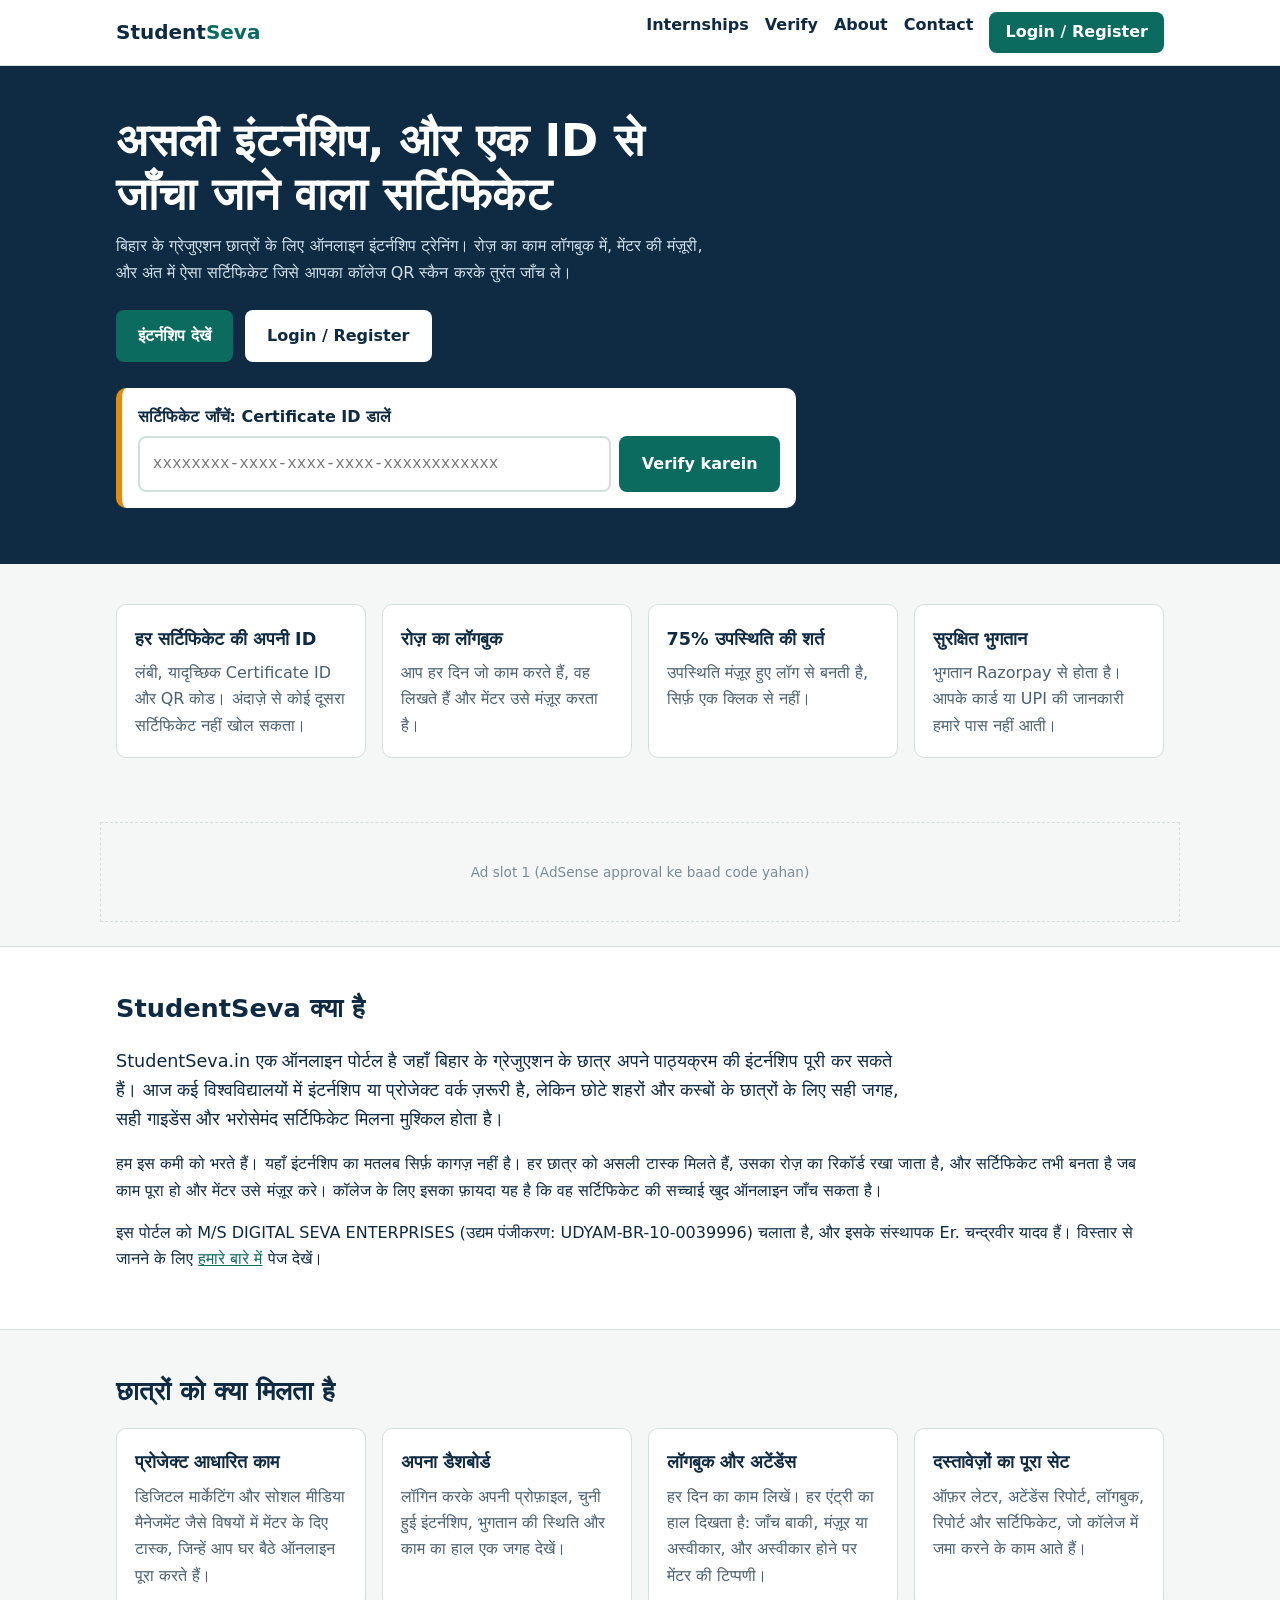
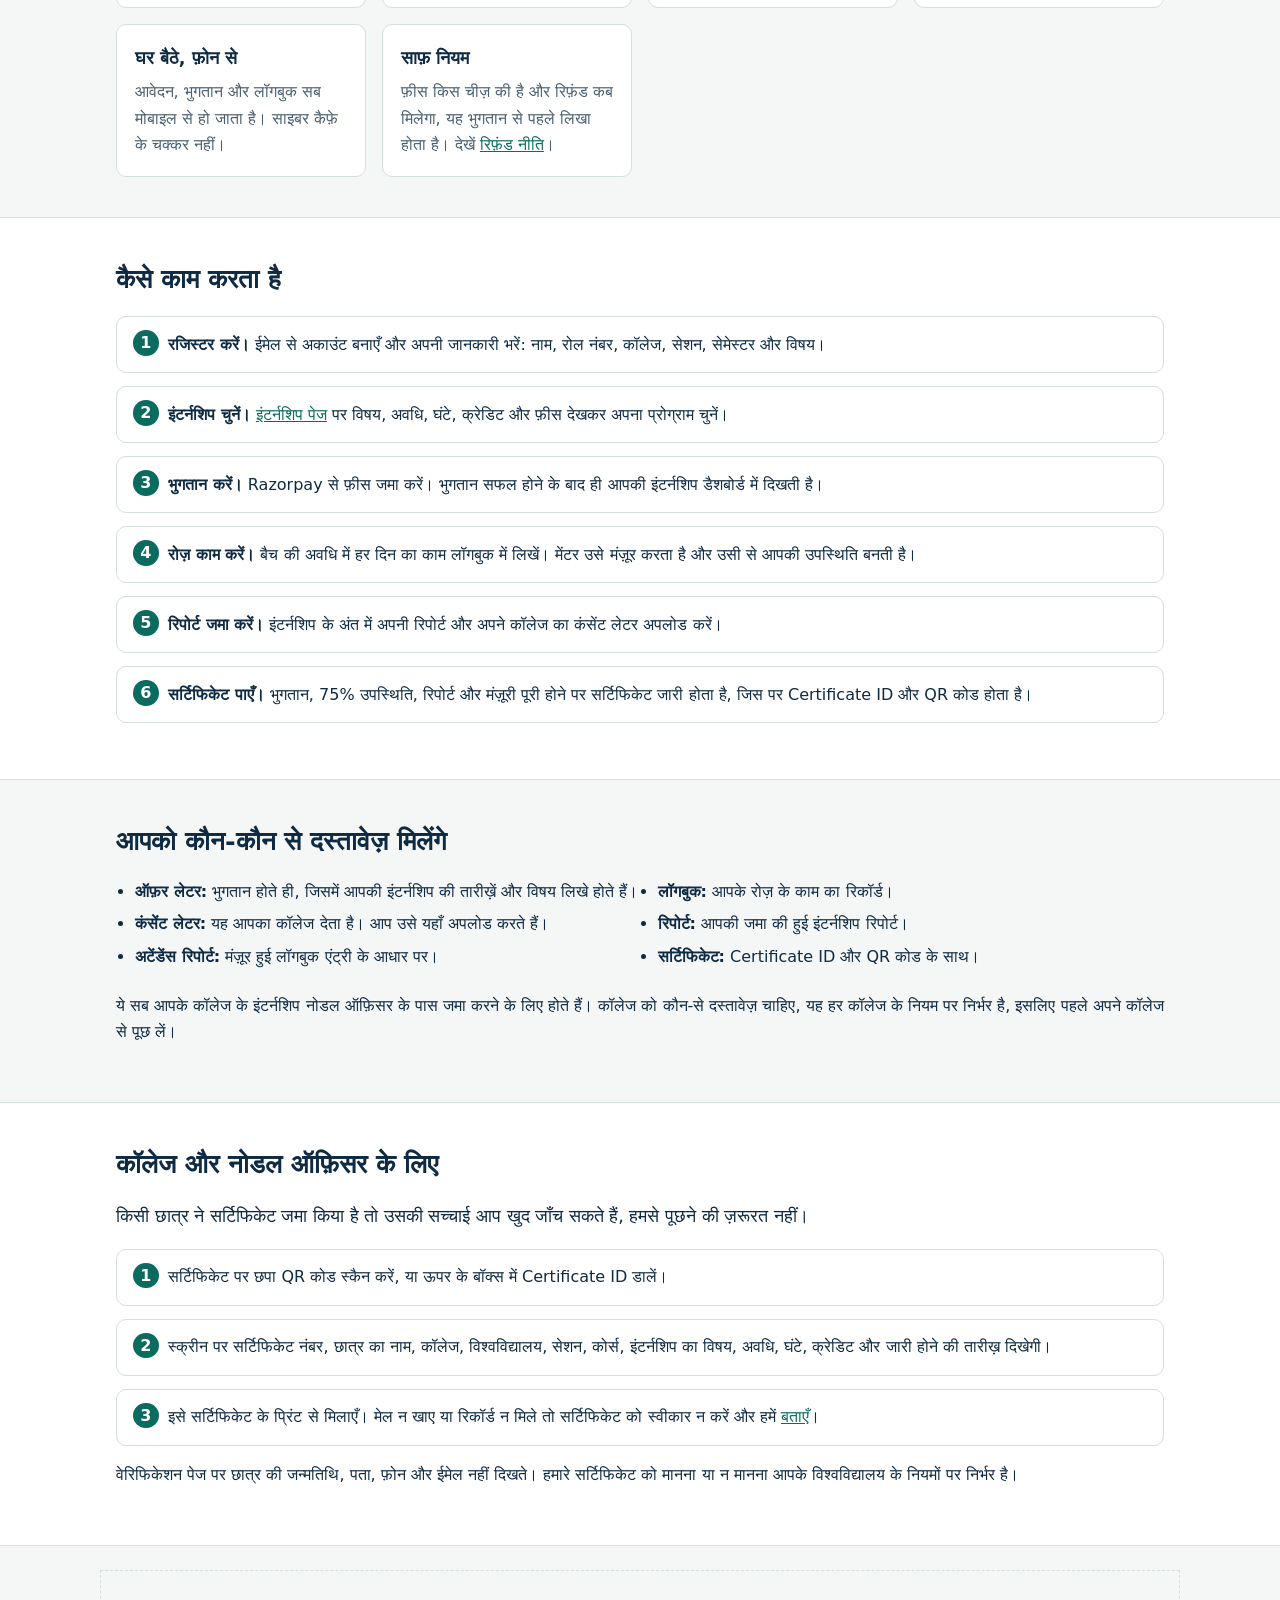
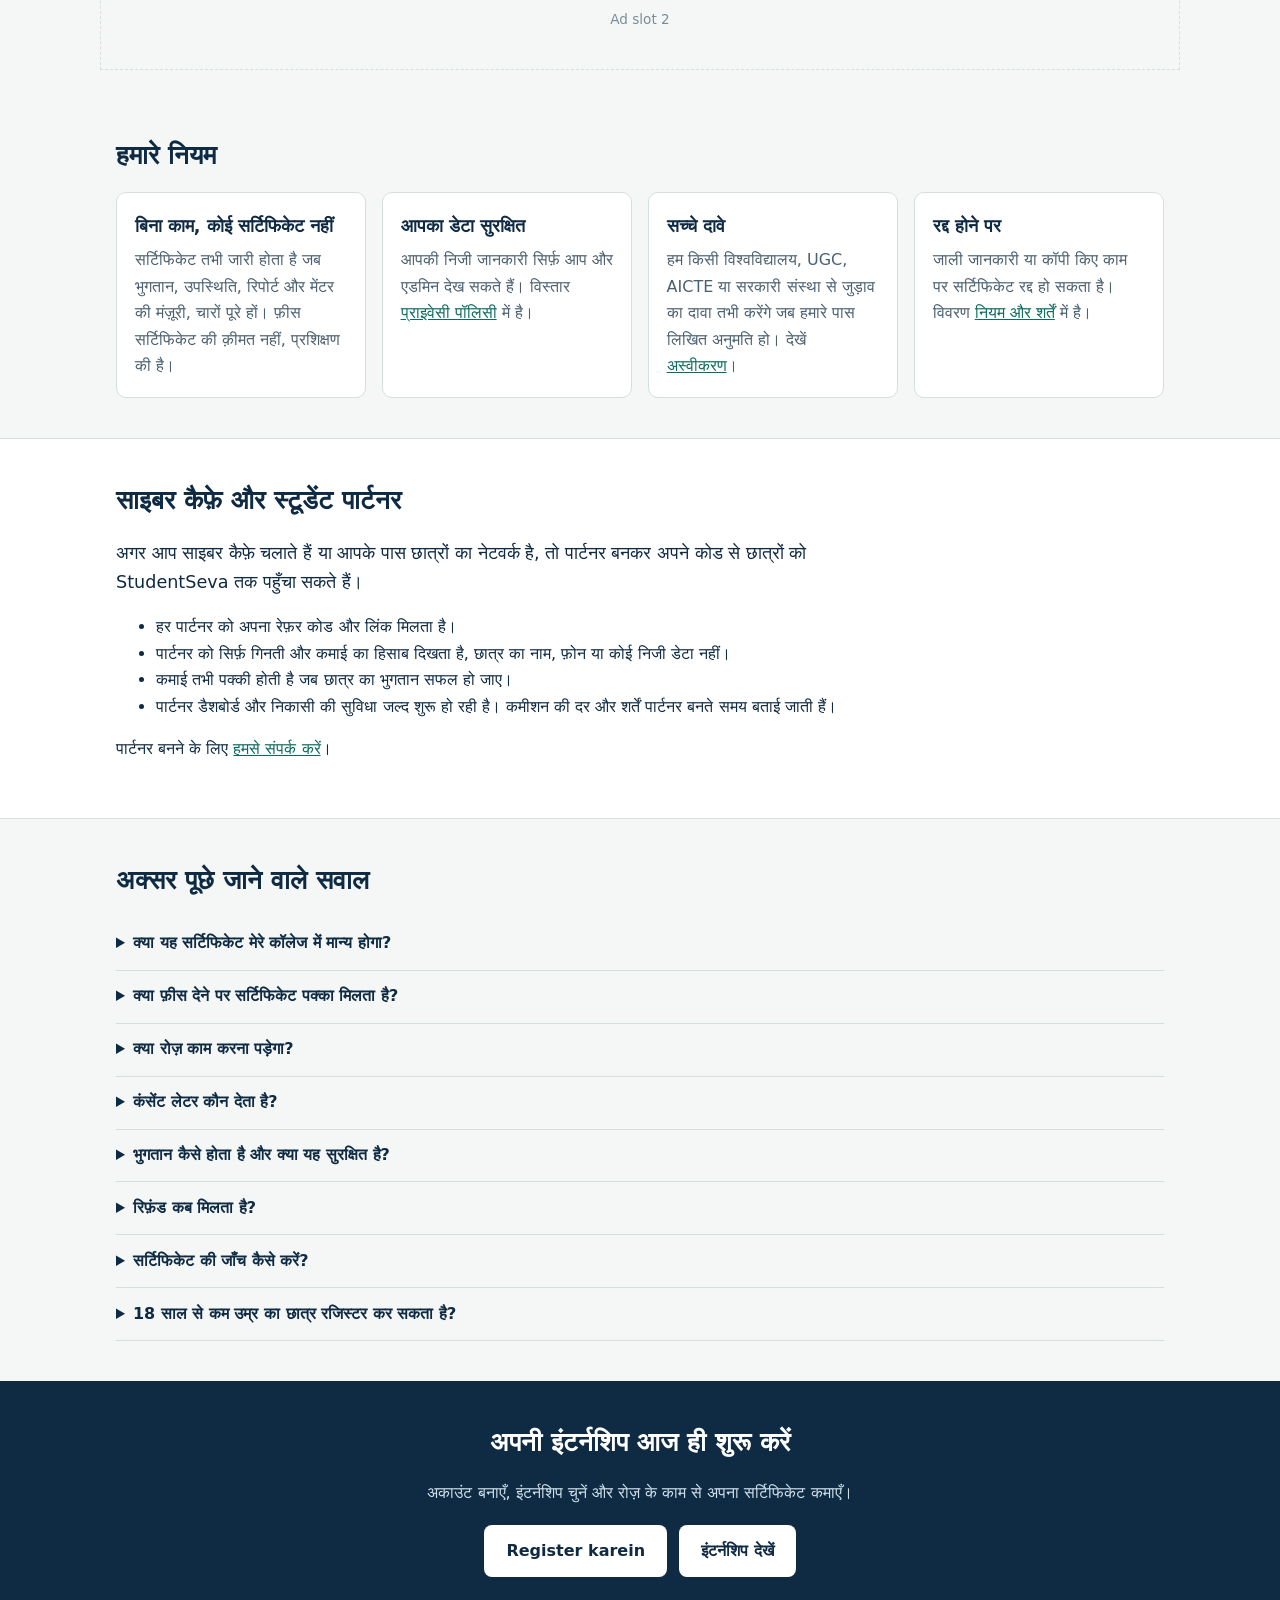
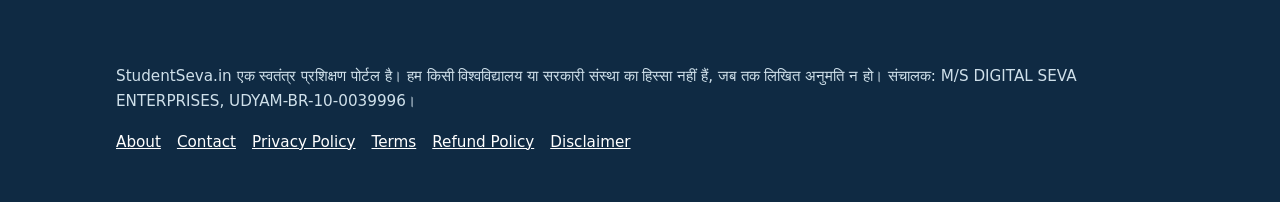
<file: index.html>
<!DOCTYPE html>
<html lang="hi">
<head>
<meta charset="utf-8">
<meta name="viewport" content="width=device-width, initial-scale=1">
<title>StudentSeva.in | बिहार के छात्रों के लिए इंटर्नशिप और सर्टिफिकेट वेरिफिकेशन</title>
<meta name="description" content="बिहार के ग्रेजुएशन छात्रों के लिए ऑनलाइन इंटर्नशिप ट्रेनिंग, रोज़ का लॉगबुक, अटेंडेंस और Certificate ID से सर्टिफिकेट वेरिफिकेशन। कॉलेज QR स्कैन करके तुरंत जाँच सकता है।">
<link rel="canonical" href="https://studentseva.in/">
<meta name="theme-color" content="#0f2a43">
<meta property="og:title" content="StudentSeva.in | इंटर्नशिप सर्टिफिकेट वेरिफिकेशन">
<meta property="og:description" content="Certificate ID से इंटर्नशिप सर्टिफिकेट तुरंत वेरिफाई करें।">
<meta property="og:url" content="https://studentseva.in/">
<meta property="og:type" content="website">
<link rel="stylesheet" href="assets/style.css">
<style>
.cta-row{display:flex;flex-wrap:wrap;gap:.7rem;margin:0 0 1.6rem}
a.btn-link{display:inline-block;text-decoration:none;color:#fff}
.btn.btn-light{background:#fff;color:var(--ink)}
.btn.btn-light:hover{background:#e8f0ee}
nav a.navbtn,nav a.navbtn:hover{color:#fff;background:var(--brand);padding:.45rem 1rem;border-radius:8px}
.lead{font-size:1.1rem;max-width:70ch}
.alt{background:#fff;border-block:1px solid var(--line)}
details{border-bottom:1px solid var(--line);padding:.8rem 0}
summary{cursor:pointer;font-weight:700}
details p{margin:.6rem 0 0;color:var(--muted)}
.cta-band{background:var(--ink);color:#fff;text-align:center}
.cta-band p{color:#cfe0ea;max-width:60ch;margin:0 auto 1.2rem}
.cta-band .cta-row{justify-content:center;margin:0}
.docs{columns:2 260px;padding-left:1.2rem}
.docs li{margin-bottom:.4rem}
</style>
<script src="assets/config.js"></script>
<script src="assets/verify.js" defer></script>
<script type="application/ld+json">
{"@context":"https://schema.org","@type":"Organization","name":"StudentSeva","url":"https://studentseva.in/","description":"बिहार के छात्रों के लिए इंटर्नशिप ट्रेनिंग और सर्टिफिकेट वेरिफिकेशन पोर्टल।","areaServed":"Bihar, India"}
</script>
</head>
<body>
<a class="skip" href="#main">Main content par jayein</a>

<header><div class="wrap">
  <a class="logo" href="./">Student<span>Seva</span></a>
  <nav aria-label="Main">
    <a href="internships.html">Internships</a>
    <a href="#verify">Verify</a>
    <a href="about.html">About</a>
    <a href="contact.html">Contact</a>
    <a class="navbtn" href="login.html">Login / Register</a>
  </nav>
</div></header>

<main id="main">

<section class="hero"><div class="wrap">
  <h1>असली इंटर्नशिप, और एक ID से जाँचा जाने वाला सर्टिफिकेट</h1>
  <p>बिहार के ग्रेजुएशन छात्रों के लिए ऑनलाइन इंटर्नशिप ट्रेनिंग। रोज़ का काम लॉगबुक में, मेंटर की मंज़ूरी, और अंत में ऐसा सर्टिफिकेट जिसे आपका कॉलेज QR स्कैन करके तुरंत जाँच ले।</p>
  <div class="cta-row">
    <a class="btn btn-link" href="internships.html">इंटर्नशिप देखें</a>
    <a class="btn btn-link btn-light" href="login.html">Login / Register</a>
  </div>
  <div class="verify" id="verify">
    <form id="verify-form" novalidate>
      <label for="cert-id">सर्टिफिकेट जाँचें: Certificate ID डालें</label>
      <div class="row">
        <input id="cert-id" name="cert-id" type="text" autocomplete="off" placeholder="xxxxxxxx-xxxx-xxxx-xxxx-xxxxxxxxxxxx" required>
        <button class="btn" type="submit">Verify karein</button>
      </div>
    </form>
    <div id="verify-result" role="status" aria-live="polite" hidden></div>
  </div>
</div></section>

<section><div class="wrap">
  <div class="grid">
    <article class="card"><h3>हर सर्टिफिकेट की अपनी ID</h3><p>लंबी, यादृच्छिक Certificate ID और QR कोड। अंदाज़े से कोई दूसरा सर्टिफिकेट नहीं खोल सकता।</p></article>
    <article class="card"><h3>रोज़ का लॉगबुक</h3><p>आप हर दिन जो काम करते हैं, वह लिखते हैं और मेंटर उसे मंज़ूर करता है।</p></article>
    <article class="card"><h3>75% उपस्थिति की शर्त</h3><p>उपस्थिति मंज़ूर हुए लॉग से बनती है, सिर्फ़ एक क्लिक से नहीं।</p></article>
    <article class="card"><h3>सुरक्षित भुगतान</h3><p>भुगतान Razorpay से होता है। आपके कार्ड या UPI की जानकारी हमारे पास नहीं आती।</p></article>
  </div>
</div></section>

<div class="ad-slot" aria-label="विज्ञापन">Ad slot 1 (AdSense approval ke baad code yahan)</div>

<section class="alt"><div class="wrap">
  <h2>StudentSeva क्या है</h2>
  <p class="lead">StudentSeva.in एक ऑनलाइन पोर्टल है जहाँ बिहार के ग्रेजुएशन के छात्र अपने पाठ्यक्रम की इंटर्नशिप पूरी कर सकते हैं। आज कई विश्वविद्यालयों में इंटर्नशिप या प्रोजेक्ट वर्क ज़रूरी है, लेकिन छोटे शहरों और कस्बों के छात्रों के लिए सही जगह, सही गाइडेंस और भरोसेमंद सर्टिफिकेट मिलना मुश्किल होता है।</p>
  <p>हम इस कमी को भरते हैं। यहाँ इंटर्नशिप का मतलब सिर्फ़ कागज़ नहीं है। हर छात्र को असली टास्क मिलते हैं, उसका रोज़ का रिकॉर्ड रखा जाता है, और सर्टिफिकेट तभी बनता है जब काम पूरा हो और मेंटर उसे मंज़ूर करे। कॉलेज के लिए इसका फ़ायदा यह है कि वह सर्टिफिकेट की सच्चाई खुद ऑनलाइन जाँच सकता है।</p>
  <p>इस पोर्टल को M/S DIGITAL SEVA ENTERPRISES (उद्यम पंजीकरण: UDYAM-BR-10-0039996) चलाता है, और इसके संस्थापक Er. चन्द्रवीर यादव हैं। विस्तार से जानने के लिए <a href="about.html">हमारे बारे में</a> पेज देखें।</p>
</div></section>

<section><div class="wrap">
  <h2>छात्रों को क्या मिलता है</h2>
  <div class="grid">
    <article class="card"><h3>प्रोजेक्ट आधारित काम</h3><p>डिजिटल मार्केटिंग और सोशल मीडिया मैनेजमेंट जैसे विषयों में मेंटर के दिए टास्क, जिन्हें आप घर बैठे ऑनलाइन पूरा करते हैं।</p></article>
    <article class="card"><h3>अपना डैशबोर्ड</h3><p>लॉगिन करके अपनी प्रोफ़ाइल, चुनी हुई इंटर्नशिप, भुगतान की स्थिति और काम का हाल एक जगह देखें।</p></article>
    <article class="card"><h3>लॉगबुक और अटेंडेंस</h3><p>हर दिन का काम लिखें। हर एंट्री का हाल दिखता है: जाँच बाकी, मंज़ूर या अस्वीकार, और अस्वीकार होने पर मेंटर की टिप्पणी।</p></article>
    <article class="card"><h3>दस्तावेज़ों का पूरा सेट</h3><p>ऑफ़र लेटर, अटेंडेंस रिपोर्ट, लॉगबुक, रिपोर्ट और सर्टिफिकेट, जो कॉलेज में जमा करने के काम आते हैं।</p></article>
    <article class="card"><h3>घर बैठे, फ़ोन से</h3><p>आवेदन, भुगतान और लॉगबुक सब मोबाइल से हो जाता है। साइबर कैफ़े के चक्कर नहीं।</p></article>
    <article class="card"><h3>साफ़ नियम</h3><p>फ़ीस किस चीज़ की है और रिफ़ंड कब मिलेगा, यह भुगतान से पहले लिखा होता है। देखें <a href="refund-policy.html">रिफ़ंड नीति</a>।</p></article>
  </div>
</div></section>

<section class="alt"><div class="wrap">
  <h2>कैसे काम करता है</h2>
  <ol class="steps">
    <li><strong>रजिस्टर करें।</strong> ईमेल से अकाउंट बनाएँ और अपनी जानकारी भरें: नाम, रोल नंबर, कॉलेज, सेशन, सेमेस्टर और विषय।</li>
    <li><strong>इंटर्नशिप चुनें।</strong> <a href="internships.html">इंटर्नशिप पेज</a> पर विषय, अवधि, घंटे, क्रेडिट और फ़ीस देखकर अपना प्रोग्राम चुनें।</li>
    <li><strong>भुगतान करें।</strong> Razorpay से फ़ीस जमा करें। भुगतान सफल होने के बाद ही आपकी इंटर्नशिप डैशबोर्ड में दिखती है।</li>
    <li><strong>रोज़ काम करें।</strong> बैच की अवधि में हर दिन का काम लॉगबुक में लिखें। मेंटर उसे मंज़ूर करता है और उसी से आपकी उपस्थिति बनती है।</li>
    <li><strong>रिपोर्ट जमा करें।</strong> इंटर्नशिप के अंत में अपनी रिपोर्ट और अपने कॉलेज का कंसेंट लेटर अपलोड करें।</li>
    <li><strong>सर्टिफिकेट पाएँ।</strong> भुगतान, 75% उपस्थिति, रिपोर्ट और मंज़ूरी पूरी होने पर सर्टिफिकेट जारी होता है, जिस पर Certificate ID और QR कोड होता है।</li>
  </ol>
</div></section>

<section><div class="wrap">
  <h2>आपको कौन-कौन से दस्तावेज़ मिलेंगे</h2>
  <ul class="docs">
    <li><strong>ऑफ़र लेटर:</strong> भुगतान होते ही, जिसमें आपकी इंटर्नशिप की तारीख़ें और विषय लिखे होते हैं।</li>
    <li><strong>कंसेंट लेटर:</strong> यह आपका कॉलेज देता है। आप उसे यहाँ अपलोड करते हैं।</li>
    <li><strong>अटेंडेंस रिपोर्ट:</strong> मंज़ूर हुई लॉगबुक एंट्री के आधार पर।</li>
    <li><strong>लॉगबुक:</strong> आपके रोज़ के काम का रिकॉर्ड।</li>
    <li><strong>रिपोर्ट:</strong> आपकी जमा की हुई इंटर्नशिप रिपोर्ट।</li>
    <li><strong>सर्टिफिकेट:</strong> Certificate ID और QR कोड के साथ।</li>
  </ul>
  <p>ये सब आपके कॉलेज के इंटर्नशिप नोडल ऑफ़िसर के पास जमा करने के लिए होते हैं। कॉलेज को कौन-से दस्तावेज़ चाहिए, यह हर कॉलेज के नियम पर निर्भर है, इसलिए पहले अपने कॉलेज से पूछ लें।</p>
</div></section>

<section class="alt"><div class="wrap">
  <h2>कॉलेज और नोडल ऑफ़िसर के लिए</h2>
  <p class="lead">किसी छात्र ने सर्टिफिकेट जमा किया है तो उसकी सच्चाई आप खुद जाँच सकते हैं, हमसे पूछने की ज़रूरत नहीं।</p>
  <ol class="steps">
    <li>सर्टिफिकेट पर छपा QR कोड स्कैन करें, या ऊपर के बॉक्स में Certificate ID डालें।</li>
    <li>स्क्रीन पर सर्टिफिकेट नंबर, छात्र का नाम, कॉलेज, विश्वविद्यालय, सेशन, कोर्स, इंटर्नशिप का विषय, अवधि, घंटे, क्रेडिट और जारी होने की तारीख़ दिखेगी।</li>
    <li>इसे सर्टिफिकेट के प्रिंट से मिलाएँ। मेल न खाए या रिकॉर्ड न मिले तो सर्टिफिकेट को स्वीकार न करें और हमें <a href="contact.html">बताएँ</a>।</li>
  </ol>
  <p>वेरिफिकेशन पेज पर छात्र की जन्मतिथि, पता, फ़ोन और ईमेल नहीं दिखते। हमारे सर्टिफिकेट को मानना या न मानना आपके विश्वविद्यालय के नियमों पर निर्भर है।</p>
</div></section>

<div class="ad-slot" aria-label="विज्ञापन">Ad slot 2</div>

<section><div class="wrap">
  <h2>हमारे नियम</h2>
  <div class="grid">
    <article class="card"><h3>बिना काम, कोई सर्टिफिकेट नहीं</h3><p>सर्टिफिकेट तभी जारी होता है जब भुगतान, उपस्थिति, रिपोर्ट और मेंटर की मंज़ूरी, चारों पूरे हों। फ़ीस सर्टिफिकेट की क़ीमत नहीं, प्रशिक्षण की है।</p></article>
    <article class="card"><h3>आपका डेटा सुरक्षित</h3><p>आपकी निजी जानकारी सिर्फ़ आप और एडमिन देख सकते हैं। विस्तार <a href="privacy-policy.html">प्राइवेसी पॉलिसी</a> में है।</p></article>
    <article class="card"><h3>सच्चे दावे</h3><p>हम किसी विश्वविद्यालय, UGC, AICTE या सरकारी संस्था से जुड़ाव का दावा तभी करेंगे जब हमारे पास लिखित अनुमति हो। देखें <a href="disclaimer.html">अस्वीकरण</a>।</p></article>
    <article class="card"><h3>रद्द होने पर</h3><p>जाली जानकारी या कॉपी किए काम पर सर्टिफिकेट रद्द हो सकता है। विवरण <a href="terms.html">नियम और शर्तें</a> में है।</p></article>
  </div>
</div></section>

<section class="alt"><div class="wrap">
  <h2>साइबर कैफ़े और स्टूडेंट पार्टनर</h2>
  <p class="lead">अगर आप साइबर कैफ़े चलाते हैं या आपके पास छात्रों का नेटवर्क है, तो पार्टनर बनकर अपने कोड से छात्रों को StudentSeva तक पहुँचा सकते हैं।</p>
  <ul>
    <li>हर पार्टनर को अपना रेफ़र कोड और लिंक मिलता है।</li>
    <li>पार्टनर को सिर्फ़ गिनती और कमाई का हिसाब दिखता है, छात्र का नाम, फ़ोन या कोई निजी डेटा नहीं।</li>
    <li>कमाई तभी पक्की होती है जब छात्र का भुगतान सफल हो जाए।</li>
    <li>पार्टनर डैशबोर्ड और निकासी की सुविधा जल्द शुरू हो रही है। कमीशन की दर और शर्तें पार्टनर बनते समय बताई जाती हैं।</li>
  </ul>
  <p>पार्टनर बनने के लिए <a href="contact.html">हमसे संपर्क करें</a>।</p>
</div></section>

<section><div class="wrap">
  <h2>अक्सर पूछे जाने वाले सवाल</h2>
  <details><summary>क्या यह सर्टिफिकेट मेरे कॉलेज में मान्य होगा?</summary>
    <p>यह आपके कॉलेज और विश्वविद्यालय के नियमों पर निर्भर करता है। हम इसकी गारंटी नहीं देते। भुगतान से पहले अपने कॉलेज के इंटर्नशिप नोडल ऑफ़िसर से पूछ लें कि कौन-से सर्टिफिकेट स्वीकार होते हैं।</p></details>
  <details><summary>क्या फ़ीस देने पर सर्टिफिकेट पक्का मिलता है?</summary>
    <p>नहीं। फ़ीस प्रशिक्षण और प्लेटफ़ॉर्म की है। सर्टिफिकेट तब मिलता है जब आप रोज़ का काम करें, 75% उपस्थिति पूरी करें, रिपोर्ट जमा करें और मेंटर काम को मंज़ूर करे।</p></details>
  <details><summary>क्या रोज़ काम करना पड़ेगा?</summary>
    <p>हाँ। लॉगबुक और उपस्थिति आपके रोज़ के काम पर आधारित हैं। जिस दिन का लॉग मेंटर मंज़ूर करता है, वही दिन उपस्थिति में गिना जाता है।</p></details>
  <details><summary>कंसेंट लेटर कौन देता है?</summary>
    <p>कंसेंट लेटर आपका कॉलेज देता है, हम नहीं। आप उसे लेकर यहाँ अपलोड करते हैं, और कॉलेज के इंटर्नशिप नोडल ऑफ़िसर को भी सूचित करना होता है।</p></details>
  <details><summary>भुगतान कैसे होता है और क्या यह सुरक्षित है?</summary>
    <p>भुगतान Razorpay के ज़रिए होता है, जिसमें आपके कार्ड, UPI या बैंक की जानकारी हमारे पास नहीं आती। सफल भुगतान के बाद ही इंटर्नशिप आपके डैशबोर्ड में खुलती है।</p></details>
  <details><summary>रिफ़ंड कब मिलता है?</summary>
    <p>इंटर्नशिप शुरू होने से पहले कैंसल करने पर पूरी फ़ीस वापस होती है। शुरू होने के बाद रिफ़ंड नहीं होता। दोहरे भुगतान या हमारी तरफ़ से रद्द होने पर भी पूरा रिफ़ंड मिलता है। पूरे नियम <a href="refund-policy.html">रिफ़ंड नीति</a> में हैं।</p></details>
  <details><summary>सर्टिफिकेट की जाँच कैसे करें?</summary>
    <p>सर्टिफिकेट पर लिखी Certificate ID को इसी पेज के ऊपर वाले बॉक्स में डालें, या QR कोड स्कैन करें।</p></details>
  <details><summary>18 साल से कम उम्र का छात्र रजिस्टर कर सकता है?</summary>
    <p>हाँ, पर माता-पिता या अभिभावक की जानकारी और सहमति से रजिस्ट्रेशन और भुगतान होना चाहिए।</p></details>
</div></section>

<section class="cta-band"><div class="wrap">
  <h2>अपनी इंटर्नशिप आज ही शुरू करें</h2>
  <p>अकाउंट बनाएँ, इंटर्नशिप चुनें और रोज़ के काम से अपना सर्टिफिकेट कमाएँ।</p>
  <div class="cta-row">
    <a class="btn btn-link btn-light" href="login.html">Register karein</a>
    <a class="btn btn-link btn-light" href="internships.html">इंटर्नशिप देखें</a>
  </div>
</div></section>

</main>

<footer><div class="wrap">
  <p>StudentSeva.in एक स्वतंत्र प्रशिक्षण पोर्टल है। हम किसी विश्वविद्यालय या सरकारी संस्था का हिस्सा नहीं हैं, जब तक लिखित अनुमति न हो। संचालक: M/S DIGITAL SEVA ENTERPRISES, UDYAM-BR-10-0039996।</p>
  <p><a href="about.html">About</a><a href="contact.html">Contact</a><a href="privacy-policy.html">Privacy Policy</a><a href="terms.html">Terms</a><a href="refund-policy.html">Refund Policy</a><a href="disclaimer.html">Disclaimer</a></p>
</div></footer>
</body>
</html>
</file>
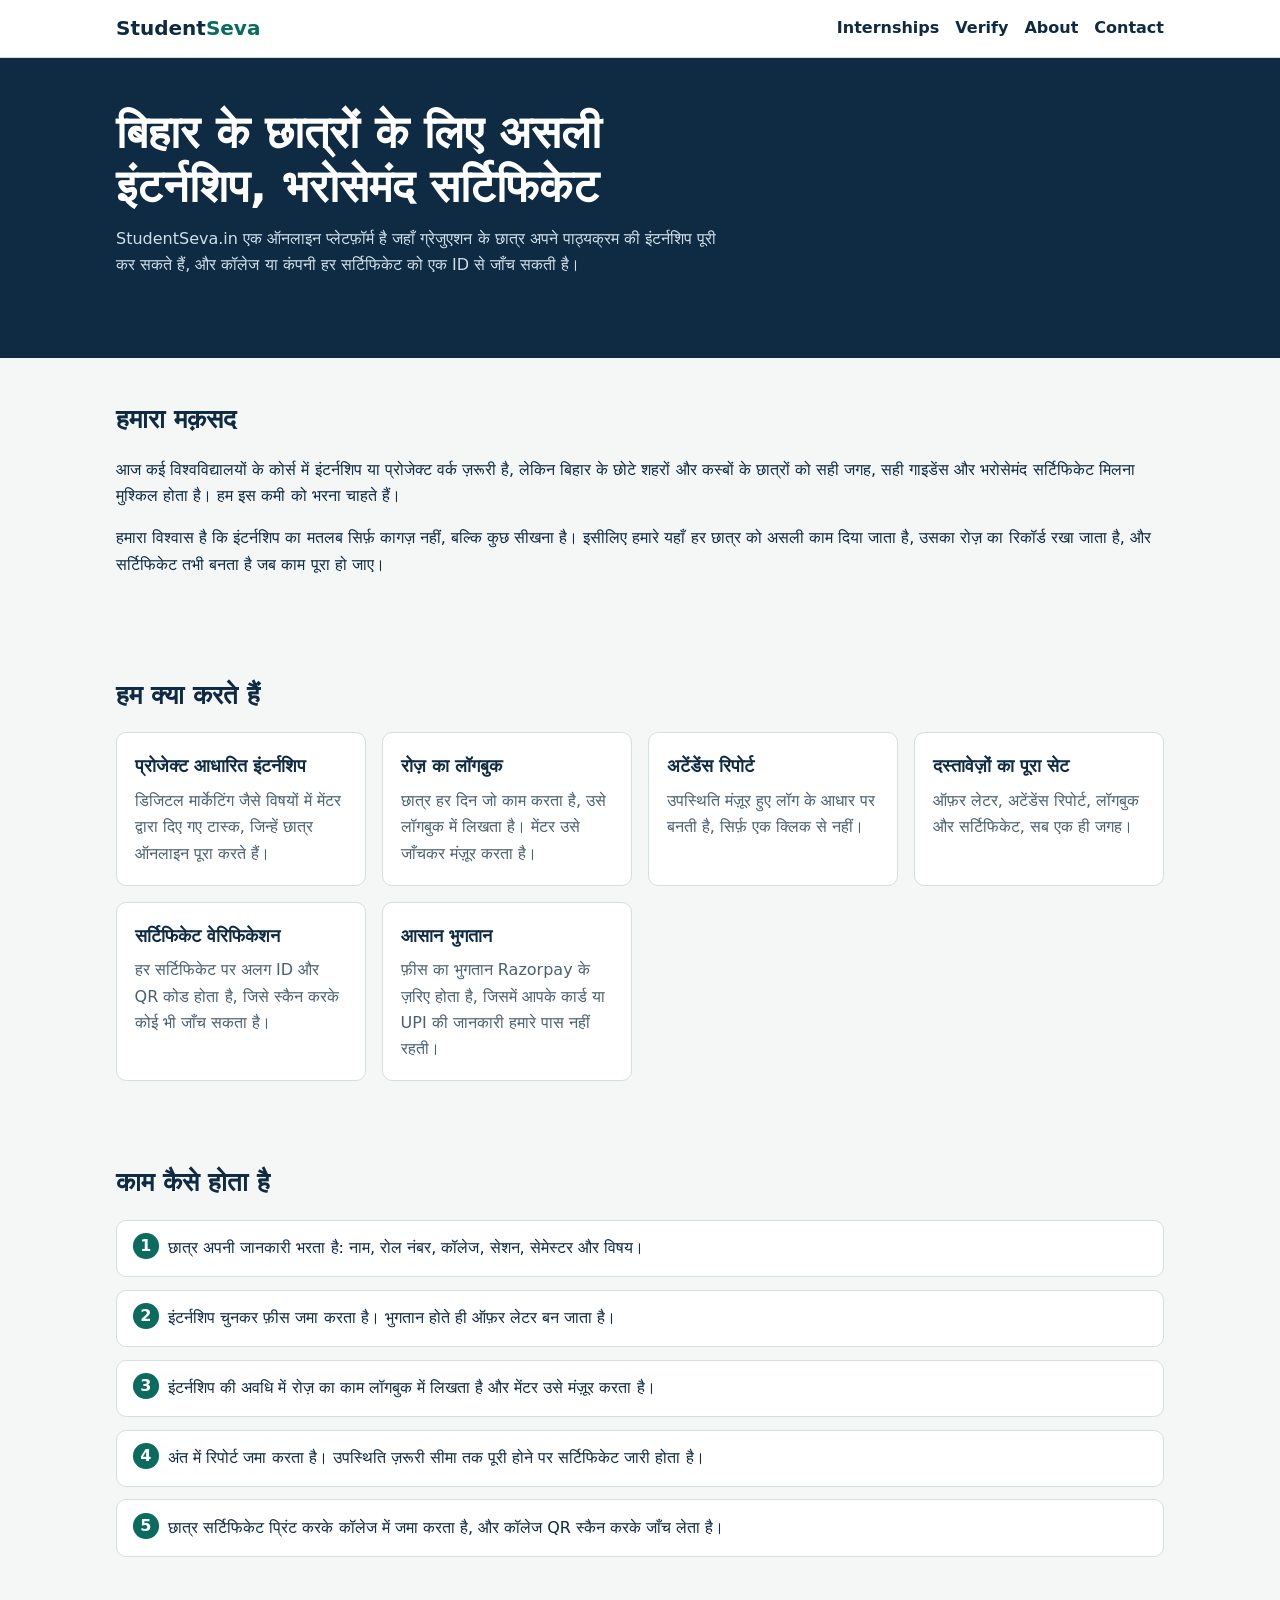
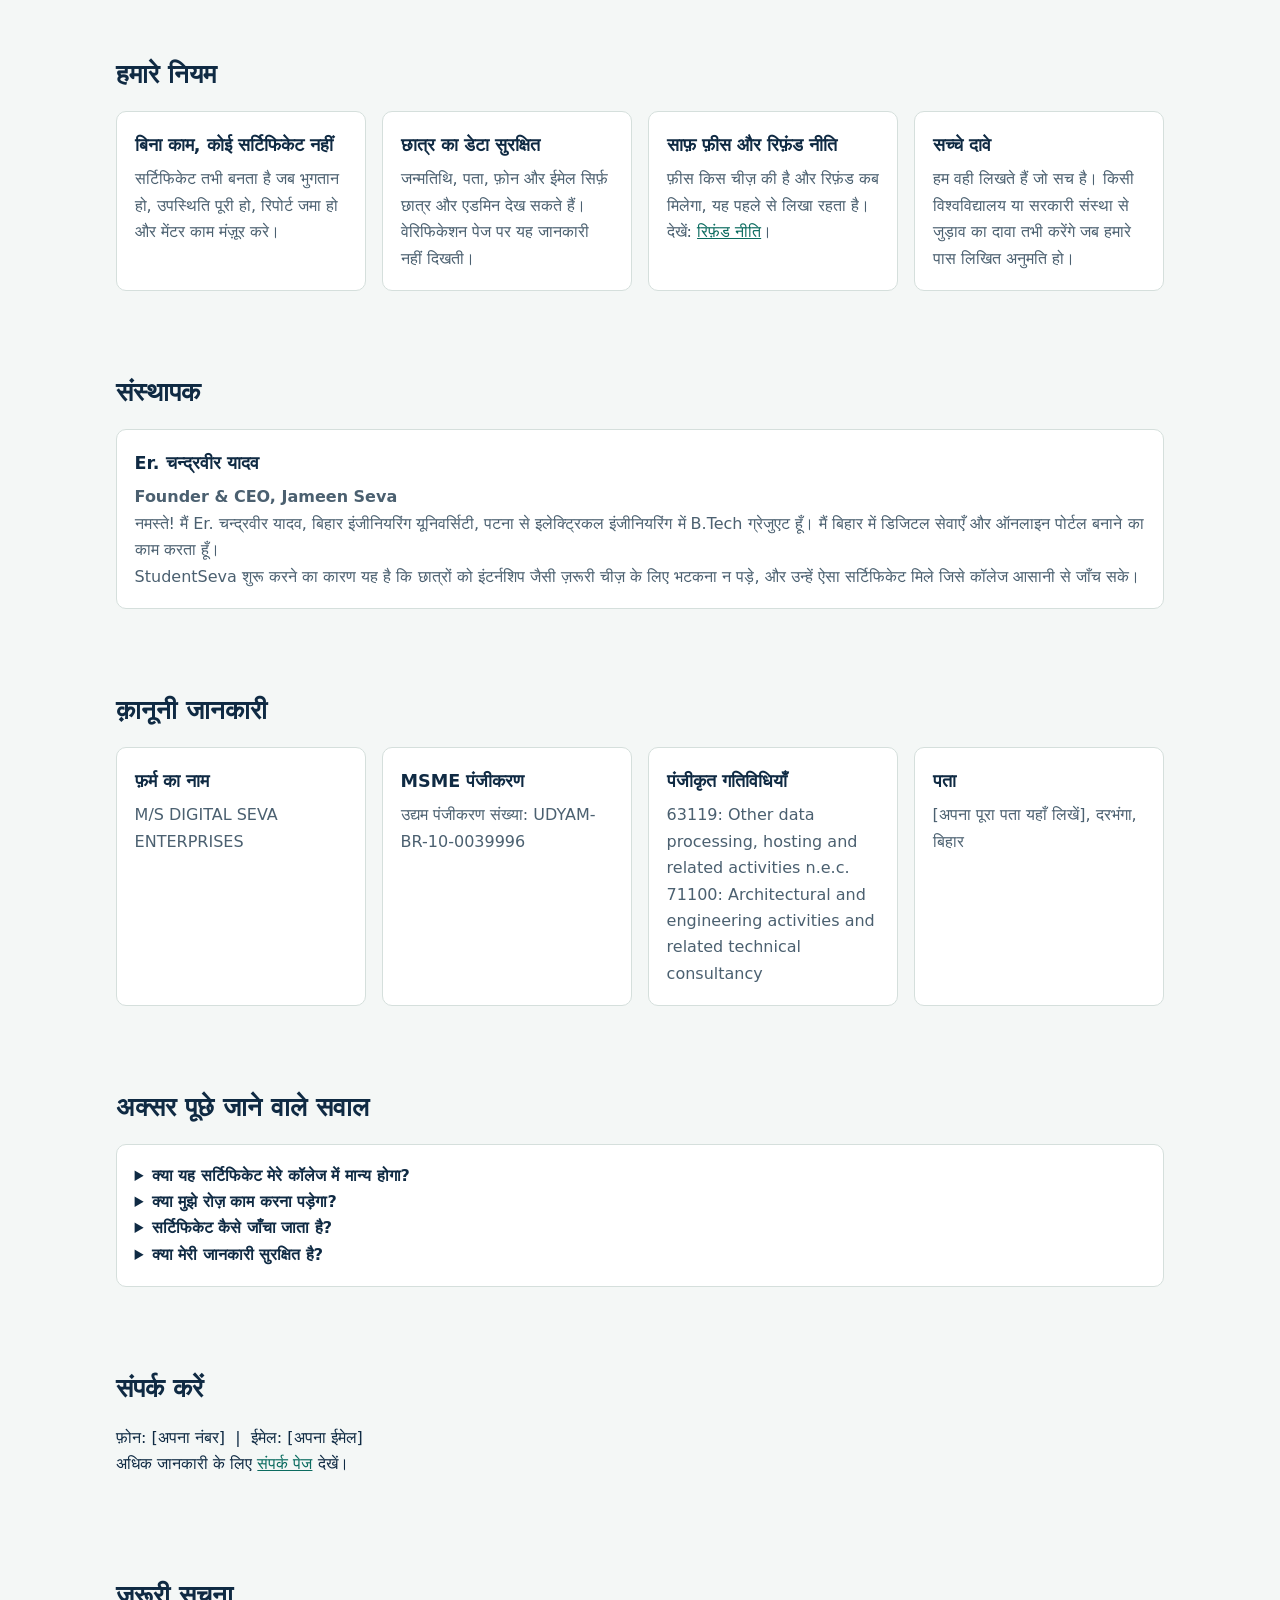
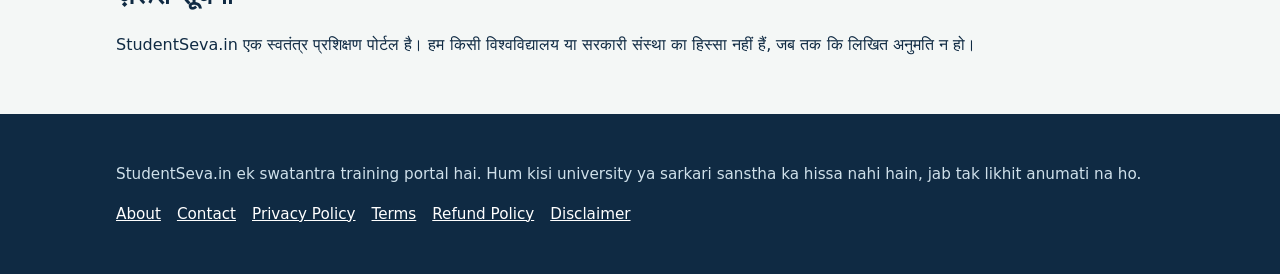
<file: about.html>
<!DOCTYPE html>
<html lang="hi">
<head>
<meta charset="utf-8">
<meta name="viewport" content="width=device-width, initial-scale=1">
<title>हमारे बारे में | StudentSeva.in</title>
<meta name="description" content="StudentSeva.in बिहार के ग्रेजुएशन छात्रों के लिए इंटर्नशिप ट्रेनिंग, लॉगबुक और सर्टिफिकेट वेरिफिकेशन पोर्टल है। जानिए हमारा मक़सद, काम करने का तरीका और संस्थापक के बारे में।">
<link rel="canonical" href="https://studentseva.in/about.html">
<meta name="theme-color" content="#0f2a43">
<link rel="stylesheet" href="assets/style.css">
<script type="application/ld+json">
{"@context":"https://schema.org","@type":"AboutPage","name":"हमारे बारे में","url":"https://studentseva.in/about.html","mainEntity":{"@type":"Person","name":"Chandraveer Yadav","honorificPrefix":"Er.","jobTitle":"Founder & CEO","alumniOf":"Bihar Engineering University, Patna"}}
</script>
</head>
<body>
<a class="skip" href="#main">Main content par jayein</a>

<header><div class="wrap">
  <a class="logo" href="./">Student<span>Seva</span></a>
  <nav aria-label="Main">
    <a href="internships.html">Internships</a>
    <a href="./#verify">Verify</a>
    <a href="about.html">About</a>
    <a href="contact.html">Contact</a>
  </nav>
</div></header>

<main id="main">

<section class="hero"><div class="wrap">
  <h1>बिहार के छात्रों के लिए असली इंटर्नशिप, भरोसेमंद सर्टिफिकेट</h1>
  <p>StudentSeva.in एक ऑनलाइन प्लेटफ़ॉर्म है जहाँ ग्रेजुएशन के छात्र अपने पाठ्यक्रम की इंटर्नशिप पूरी कर सकते हैं, और कॉलेज या कंपनी हर सर्टिफिकेट को एक ID से जाँच सकती है।</p>
</div></section>

<section><div class="wrap">
  <h2>हमारा मक़सद</h2>
  <p>आज कई विश्वविद्यालयों के कोर्स में इंटर्नशिप या प्रोजेक्ट वर्क ज़रूरी है, लेकिन बिहार के छोटे शहरों और कस्बों के छात्रों को सही जगह, सही गाइडेंस और भरोसेमंद सर्टिफिकेट मिलना मुश्किल होता है। हम इस कमी को भरना चाहते हैं।</p>
  <p>हमारा विश्वास है कि इंटर्नशिप का मतलब सिर्फ़ कागज़ नहीं, बल्कि कुछ सीखना है। इसीलिए हमारे यहाँ हर छात्र को असली काम दिया जाता है, उसका रोज़ का रिकॉर्ड रखा जाता है, और सर्टिफिकेट तभी बनता है जब काम पूरा हो जाए।</p>
</div></section>

<section><div class="wrap">
  <h2>हम क्या करते हैं</h2>
  <div class="grid">
    <article class="card"><h3>प्रोजेक्ट आधारित इंटर्नशिप</h3><p>डिजिटल मार्केटिंग जैसे विषयों में मेंटर द्वारा दिए गए टास्क, जिन्हें छात्र ऑनलाइन पूरा करते हैं।</p></article>
    <article class="card"><h3>रोज़ का लॉगबुक</h3><p>छात्र हर दिन जो काम करता है, उसे लॉगबुक में लिखता है। मेंटर उसे जाँचकर मंज़ूर करता है।</p></article>
    <article class="card"><h3>अटेंडेंस रिपोर्ट</h3><p>उपस्थिति मंज़ूर हुए लॉग के आधार पर बनती है, सिर्फ़ एक क्लिक से नहीं।</p></article>
    <article class="card"><h3>दस्तावेज़ों का पूरा सेट</h3><p>ऑफ़र लेटर, अटेंडेंस रिपोर्ट, लॉगबुक और सर्टिफिकेट, सब एक ही जगह।</p></article>
    <article class="card"><h3>सर्टिफिकेट वेरिफिकेशन</h3><p>हर सर्टिफिकेट पर अलग ID और QR कोड होता है, जिसे स्कैन करके कोई भी जाँच सकता है।</p></article>
    <article class="card"><h3>आसान भुगतान</h3><p>फ़ीस का भुगतान Razorpay के ज़रिए होता है, जिसमें आपके कार्ड या UPI की जानकारी हमारे पास नहीं रहती।</p></article>
  </div>
</div></section>

<section><div class="wrap">
  <h2>काम कैसे होता है</h2>
  <ol class="steps">
    <li>छात्र अपनी जानकारी भरता है: नाम, रोल नंबर, कॉलेज, सेशन, सेमेस्टर और विषय।</li>
    <li>इंटर्नशिप चुनकर फ़ीस जमा करता है। भुगतान होते ही ऑफ़र लेटर बन जाता है।</li>
    <li>इंटर्नशिप की अवधि में रोज़ का काम लॉगबुक में लिखता है और मेंटर उसे मंज़ूर करता है।</li>
    <li>अंत में रिपोर्ट जमा करता है। उपस्थिति ज़रूरी सीमा तक पूरी होने पर सर्टिफिकेट जारी होता है।</li>
    <li>छात्र सर्टिफिकेट प्रिंट करके कॉलेज में जमा करता है, और कॉलेज QR स्कैन करके जाँच लेता है।</li>
  </ol>
</div></section>

<section><div class="wrap">
  <h2>हमारे नियम</h2>
  <div class="grid">
    <article class="card"><h3>बिना काम, कोई सर्टिफिकेट नहीं</h3><p>सर्टिफिकेट तभी बनता है जब भुगतान हो, उपस्थिति पूरी हो, रिपोर्ट जमा हो और मेंटर काम मंज़ूर करे।</p></article>
    <article class="card"><h3>छात्र का डेटा सुरक्षित</h3><p>जन्मतिथि, पता, फ़ोन और ईमेल सिर्फ़ छात्र और एडमिन देख सकते हैं। वेरिफिकेशन पेज पर यह जानकारी नहीं दिखती।</p></article>
    <article class="card"><h3>साफ़ फ़ीस और रिफ़ंड नीति</h3><p>फ़ीस किस चीज़ की है और रिफ़ंड कब मिलेगा, यह पहले से लिखा रहता है। देखें: <a href="refund-policy.html">रिफ़ंड नीति</a>।</p></article>
    <article class="card"><h3>सच्चे दावे</h3><p>हम वही लिखते हैं जो सच है। किसी विश्वविद्यालय या सरकारी संस्था से जुड़ाव का दावा तभी करेंगे जब हमारे पास लिखित अनुमति हो।</p></article>
  </div>
</div></section>

<section><div class="wrap">
  <h2>संस्थापक</h2>
  <article class="card">
    <h3>Er. चन्द्रवीर यादव</h3>
    <p><strong>Founder &amp; CEO, Jameen Seva</strong></p>
    <p>नमस्ते! मैं Er. चन्द्रवीर यादव, बिहार इंजीनियरिंग यूनिवर्सिटी, पटना से इलेक्ट्रिकल इंजीनियरिंग में B.Tech ग्रेजुएट हूँ। मैं बिहार में डिजिटल सेवाएँ और ऑनलाइन पोर्टल बनाने का काम करता हूँ।</p>
    <p>StudentSeva शुरू करने का कारण यह है कि छात्रों को इंटर्नशिप जैसी ज़रूरी चीज़ के लिए भटकना न पड़े, और उन्हें ऐसा सर्टिफिकेट मिले जिसे कॉलेज आसानी से जाँच सके।</p>
    <!-- अपनी असली जानकारी यहाँ जोड़ें, जैसे: [कितने साल से काम कर रहे हैं], [अब तक कौन-से पोर्टल बनाए] -->
  </article>
</div></section>

<section><div class="wrap">
  <h2>क़ानूनी जानकारी</h2>
  <div class="grid">
    <article class="card"><h3>फ़र्म का नाम</h3><p>M/S DIGITAL SEVA ENTERPRISES</p></article>
    <article class="card"><h3>MSME पंजीकरण</h3><p>उद्यम पंजीकरण संख्या: UDYAM-BR-10-0039996</p></article>
    <article class="card"><h3>पंजीकृत गतिविधियाँ</h3><p>63119: Other data processing, hosting and related activities n.e.c.<br>71100: Architectural and engineering activities and related technical consultancy</p></article>
    <article class="card"><h3>पता</h3><p>[अपना पूरा पता यहाँ लिखें], दरभंगा, बिहार</p></article>
  </div>
</div></section>

<section><div class="wrap">
  <h2>अक्सर पूछे जाने वाले सवाल</h2>
  <article class="card">
    <details><summary><strong>क्या यह सर्टिफिकेट मेरे कॉलेज में मान्य होगा?</strong></summary>
      <p>यह आपके कॉलेज और विश्वविद्यालय के नियमों पर निर्भर करता है। भुगतान से पहले अपने कॉलेज के इंटर्नशिप नोडल ऑफ़िसर से पूछ लें कि किस तरह के सर्टिफिकेट स्वीकार होते हैं।</p></details>
    <details><summary><strong>क्या मुझे रोज़ काम करना पड़ेगा?</strong></summary>
      <p>हाँ। लॉगबुक और अटेंडेंस आपके रोज़ के काम पर आधारित हैं। काम पूरा और मंज़ूर होने पर ही सर्टिफिकेट मिलता है।</p></details>
    <details><summary><strong>सर्टिफिकेट कैसे जाँचा जाता है?</strong></summary>
      <p>सर्टिफिकेट पर लिखी Certificate ID को <a href="./#verify">होमपेज</a> पर डालें, या उस पर बने QR कोड को स्कैन करें।</p></details>
    <details><summary><strong>क्या मेरी जानकारी सुरक्षित है?</strong></summary>
      <p>हाँ। आपकी निजी जानकारी सिर्फ़ आप और एडमिन देख सकते हैं। विस्तार के लिए <a href="privacy-policy.html">प्राइवेसी पॉलिसी</a> देखें।</p></details>
  </article>
</div></section>

<section><div class="wrap">
  <h2>संपर्क करें</h2>
  <p>फ़ोन: [अपना नंबर] &nbsp;|&nbsp; ईमेल: [अपना ईमेल]<br>अधिक जानकारी के लिए <a href="contact.html">संपर्क पेज</a> देखें।</p>
</div></section>

<section><div class="wrap">
  <h2>ज़रूरी सूचना</h2>
  <p>StudentSeva.in एक स्वतंत्र प्रशिक्षण पोर्टल है। हम किसी विश्वविद्यालय या सरकारी संस्था का हिस्सा नहीं हैं, जब तक कि लिखित अनुमति न हो।</p>
</div></section>

</main>

<footer><div class="wrap">
  <p>StudentSeva.in ek swatantra training portal hai. Hum kisi university ya sarkari sanstha ka hissa nahi hain, jab tak likhit anumati na ho.</p>
  <p><a href="about.html">About</a><a href="contact.html">Contact</a><a href="privacy-policy.html">Privacy Policy</a><a href="terms.html">Terms</a><a href="refund-policy.html">Refund Policy</a><a href="disclaimer.html">Disclaimer</a></p>
</div></footer>
</body>
</html>
</file>
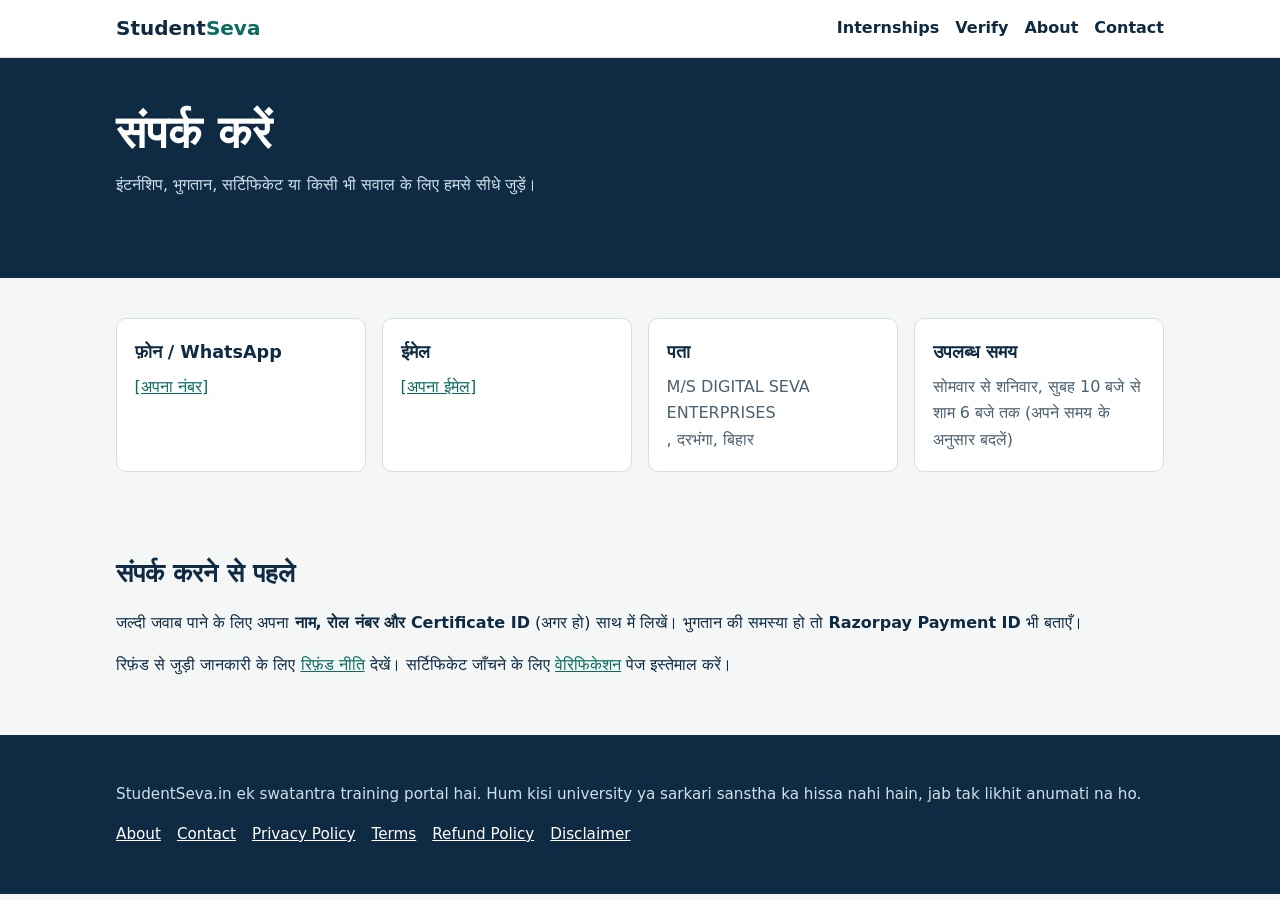
<file: contact.html>
<!DOCTYPE html>
<html lang="hi">
<head>
<meta charset="utf-8">
<meta name="viewport" content="width=device-width, initial-scale=1">
<title>संपर्क करें | StudentSeva.in</title>
<meta name="description" content="StudentSeva.in से संपर्क करें। इंटर्नशिप, भुगतान, सर्टिफिकेट वेरिफिकेशन या किसी भी सवाल के लिए फ़ोन, ईमेल या पते पर हमसे जुड़ें।">
<link rel="canonical" href="https://studentseva.in/contact.html">
<meta name="theme-color" content="#0f2a43">
<link rel="stylesheet" href="assets/style.css">
</head>
<body>
<a class="skip" href="#main">Main content par jayein</a>

<header><div class="wrap">
  <a class="logo" href="./">Student<span>Seva</span></a>
  <nav aria-label="Main">
    <a href="internships.html">Internships</a>
    <a href="./#verify">Verify</a>
    <a href="about.html">About</a>
    <a href="contact.html">Contact</a>
  </nav>
</div></header>

<main id="main">
<section class="hero"><div class="wrap">
  <h1>संपर्क करें</h1>
  <p>इंटर्नशिप, भुगतान, सर्टिफिकेट या किसी भी सवाल के लिए हमसे सीधे जुड़ें।</p>
</div></section>

<section><div class="wrap">
  <div class="grid">
    <article class="card"><h3>फ़ोन / WhatsApp</h3><p><a href="tel:+91[9142075859]">[अपना नंबर]</a></p></article>
    <article class="card"><h3>ईमेल</h3><p><a href="mailto:[STUDENTSEVAINFO@GMAIL.COM]">[अपना ईमेल]</a></p></article>
    <article class="card"><h3>पता</h3><p>M/S DIGITAL SEVA ENTERPRISES<br> , दरभंगा, बिहार</p></article>
    <article class="card"><h3>उपलब्ध समय</h3><p>सोमवार से शनिवार, सुबह 10 बजे से शाम 6 बजे तक (अपने समय के अनुसार बदलें)</p></article>
  </div>
</div></section>

<section><div class="wrap">
  <h2>संपर्क करने से पहले</h2>
  <p>जल्दी जवाब पाने के लिए अपना <strong>नाम, रोल नंबर और Certificate ID</strong> (अगर हो) साथ में लिखें। भुगतान की समस्या हो तो <strong>Razorpay Payment ID</strong> भी बताएँ।</p>
  <p>रिफ़ंड से जुड़ी जानकारी के लिए <a href="refund-policy.html">रिफ़ंड नीति</a> देखें। सर्टिफिकेट जाँचने के लिए <a href="./#verify">वेरिफिकेशन</a> पेज इस्तेमाल करें।</p>
</div></section>
</main>

<footer><div class="wrap">
  <p>StudentSeva.in ek swatantra training portal hai. Hum kisi university ya sarkari sanstha ka hissa nahi hain, jab tak likhit anumati na ho.</p>
  <p><a href="about.html">About</a><a href="contact.html">Contact</a><a href="privacy-policy.html">Privacy Policy</a><a href="terms.html">Terms</a><a href="refund-policy.html">Refund Policy</a><a href="disclaimer.html">Disclaimer</a></p>
</div></footer>
</body>
</html>
</file>
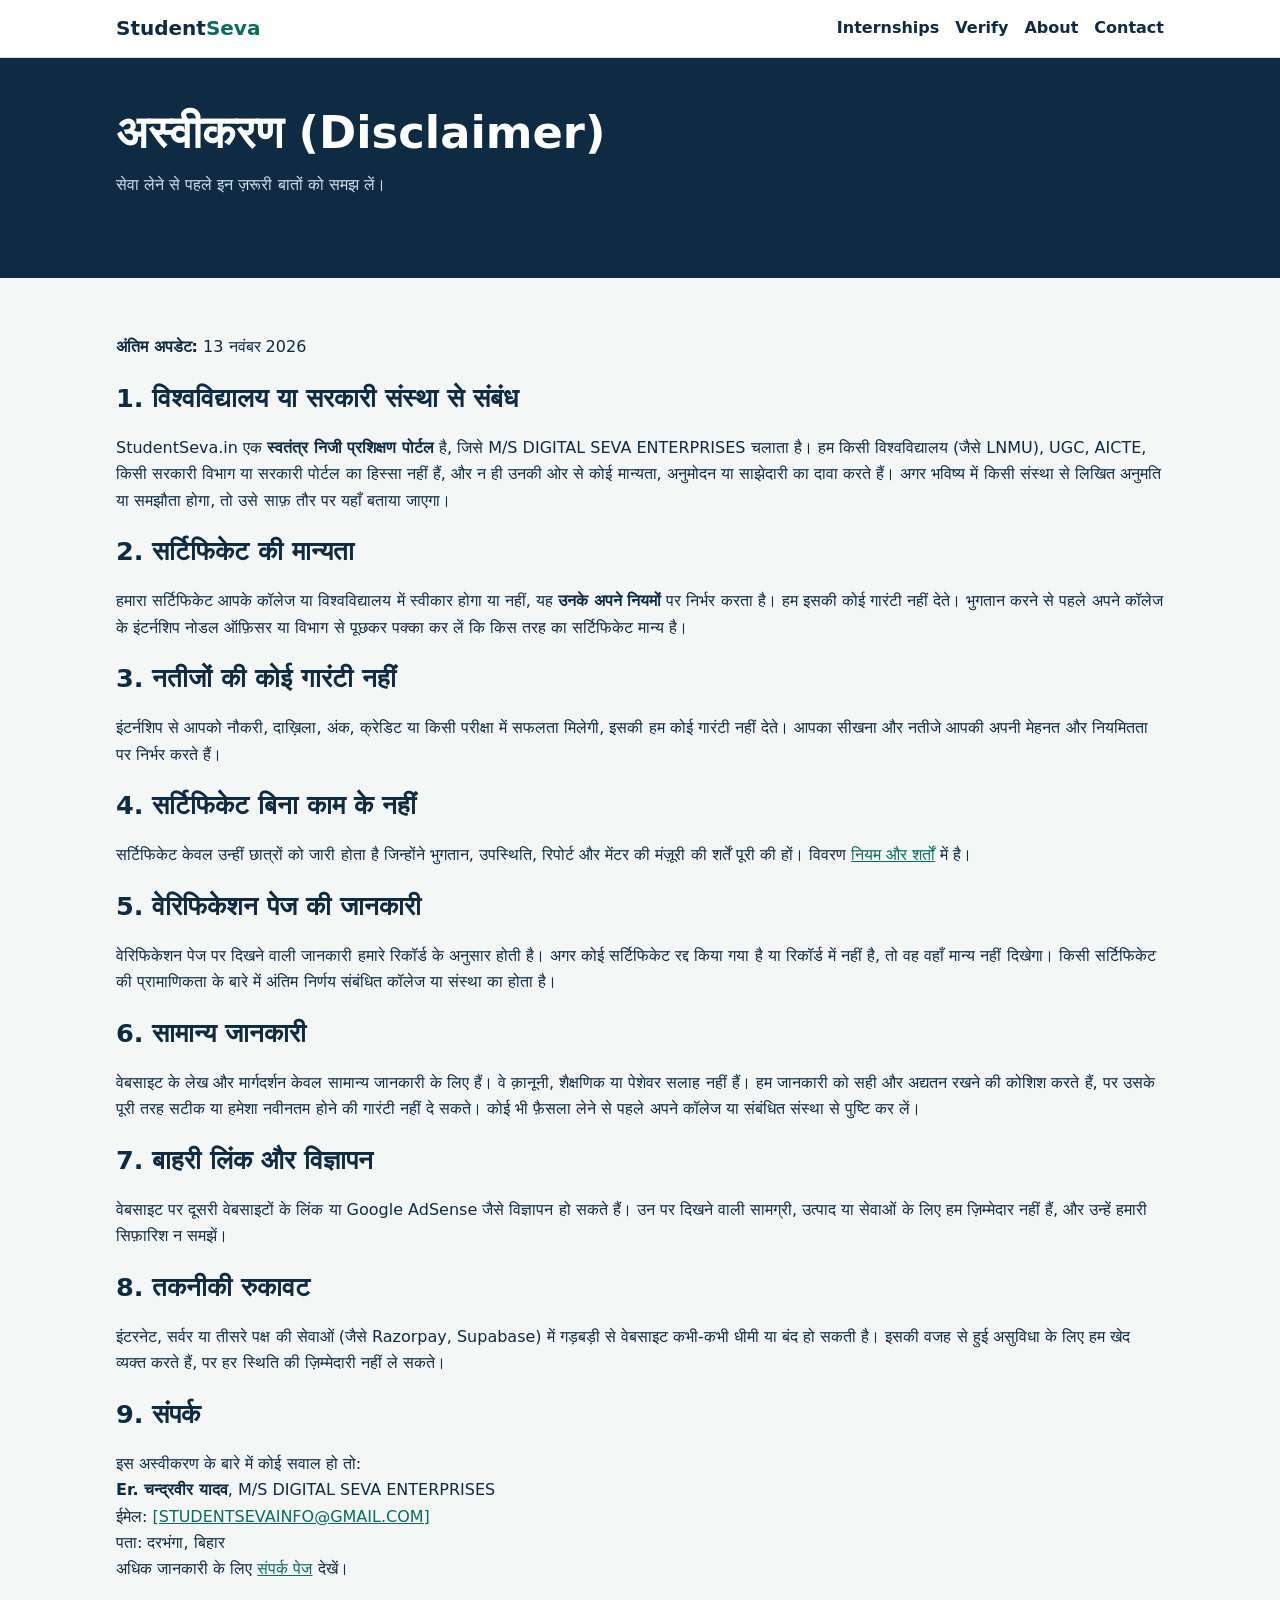
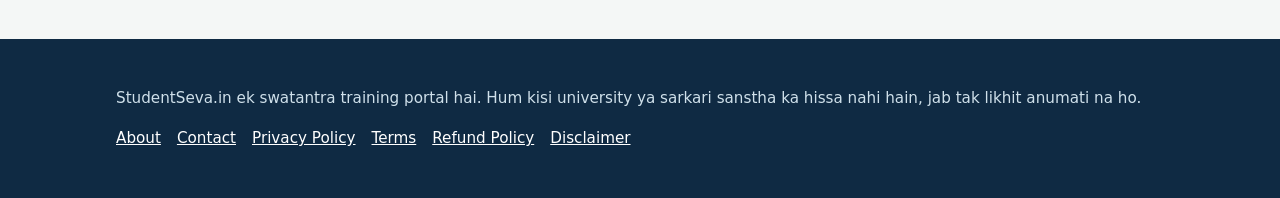
<file: disclaimer.html>
<!DOCTYPE html>
<html lang="hi">
<head>
<meta charset="utf-8">
<meta name="viewport" content="width=device-width, initial-scale=1">
<title>अस्वीकरण (Disclaimer) | StudentSeva.in</title>
<meta name="description" content="StudentSeva.in का अस्वीकरण: सर्टिफिकेट की मान्यता, विश्वविद्यालय से संबंध, जानकारी की सटीकता और बाहरी लिंक के बारे में ज़रूरी सूचना।">
<link rel="canonical" href="https://studentseva.in/disclaimer.html">
<meta name="theme-color" content="#0f2a43">
<link rel="stylesheet" href="assets/style.css">
</head>
<body>
<a class="skip" href="#main">Main content par jayein</a>

<header><div class="wrap">
  <a class="logo" href="./">Student<span>Seva</span></a>
  <nav aria-label="Main">
    <a href="internships.html">Internships</a>
    <a href="./#verify">Verify</a>
    <a href="about.html">About</a>
    <a href="contact.html">Contact</a>
  </nav>
</div></header>

<main id="main">
<section class="hero"><div class="wrap">
  <h1>अस्वीकरण (Disclaimer)</h1>
  <p>सेवा लेने से पहले इन ज़रूरी बातों को समझ लें।</p>
</div></section>

<section><div class="wrap">
  <p><strong>अंतिम अपडेट:</strong> 13 नवंबर 2026</p>

  <h2>1. विश्वविद्यालय या सरकारी संस्था से संबंध</h2>
  <p>StudentSeva.in एक <strong>स्वतंत्र निजी प्रशिक्षण पोर्टल</strong> है, जिसे M/S DIGITAL SEVA ENTERPRISES चलाता है। हम किसी विश्वविद्यालय (जैसे LNMU), UGC, AICTE, किसी सरकारी विभाग या सरकारी पोर्टल का हिस्सा नहीं हैं, और न ही उनकी ओर से कोई मान्यता, अनुमोदन या साझेदारी का दावा करते हैं। अगर भविष्य में किसी संस्था से लिखित अनुमति या समझौता होगा, तो उसे साफ़ तौर पर यहाँ बताया जाएगा।</p>

  <h2>2. सर्टिफिकेट की मान्यता</h2>
  <p>हमारा सर्टिफिकेट आपके कॉलेज या विश्वविद्यालय में स्वीकार होगा या नहीं, यह <strong>उनके अपने नियमों</strong> पर निर्भर करता है। हम इसकी कोई गारंटी नहीं देते। भुगतान करने से पहले अपने कॉलेज के इंटर्नशिप नोडल ऑफ़िसर या विभाग से पूछकर पक्का कर लें कि किस तरह का सर्टिफिकेट मान्य है।</p>

  <h2>3. नतीजों की कोई गारंटी नहीं</h2>
  <p>इंटर्नशिप से आपको नौकरी, दाख़िला, अंक, क्रेडिट या किसी परीक्षा में सफलता मिलेगी, इसकी हम कोई गारंटी नहीं देते। आपका सीखना और नतीजे आपकी अपनी मेहनत और नियमितता पर निर्भर करते हैं।</p>

  <h2>4. सर्टिफिकेट बिना काम के नहीं</h2>
  <p>सर्टिफिकेट केवल उन्हीं छात्रों को जारी होता है जिन्होंने भुगतान, उपस्थिति, रिपोर्ट और मेंटर की मंज़ूरी की शर्तें पूरी की हों। विवरण <a href="terms.html">नियम और शर्तों</a> में है।</p>

  <h2>5. वेरिफिकेशन पेज की जानकारी</h2>
  <p>वेरिफिकेशन पेज पर दिखने वाली जानकारी हमारे रिकॉर्ड के अनुसार होती है। अगर कोई सर्टिफिकेट रद्द किया गया है या रिकॉर्ड में नहीं है, तो वह वहाँ मान्य नहीं दिखेगा। किसी सर्टिफिकेट की प्रामाणिकता के बारे में अंतिम निर्णय संबंधित कॉलेज या संस्था का होता है।</p>

  <h2>6. सामान्य जानकारी</h2>
  <p>वेबसाइट के लेख और मार्गदर्शन केवल सामान्य जानकारी के लिए हैं। वे क़ानूनी, शैक्षणिक या पेशेवर सलाह नहीं हैं। हम जानकारी को सही और अद्यतन रखने की कोशिश करते हैं, पर उसके पूरी तरह सटीक या हमेशा नवीनतम होने की गारंटी नहीं दे सकते। कोई भी फ़ैसला लेने से पहले अपने कॉलेज या संबंधित संस्था से पुष्टि कर लें।</p>

  <h2>7. बाहरी लिंक और विज्ञापन</h2>
  <p>वेबसाइट पर दूसरी वेबसाइटों के लिंक या Google AdSense जैसे विज्ञापन हो सकते हैं। उन पर दिखने वाली सामग्री, उत्पाद या सेवाओं के लिए हम ज़िम्मेदार नहीं हैं, और उन्हें हमारी सिफ़ारिश न समझें।</p>

  <h2>8. तकनीकी रुकावट</h2>
  <p>इंटरनेट, सर्वर या तीसरे पक्ष की सेवाओं (जैसे Razorpay, Supabase) में गड़बड़ी से वेबसाइट कभी-कभी धीमी या बंद हो सकती है। इसकी वजह से हुई असुविधा के लिए हम खेद व्यक्त करते हैं, पर हर स्थिति की ज़िम्मेदारी नहीं ले सकते।</p>

  <h2>9. संपर्क</h2>
  <p>इस अस्वीकरण के बारे में कोई सवाल हो तो:<br>
  <strong>Er. चन्द्रवीर यादव</strong>, M/S DIGITAL SEVA ENTERPRISES<br>
  ईमेल: <a href="mailto:[अपना-ईमेल]">[STUDENTSEVAINFO@GMAIL.COM]</a><br>
  पता: दरभंगा, बिहार<br>
  अधिक जानकारी के लिए <a href="contact.html">संपर्क पेज</a> देखें।</p>
</div></section>
</main>

<footer><div class="wrap">
  <p>StudentSeva.in ek swatantra training portal hai. Hum kisi university ya sarkari sanstha ka hissa nahi hain, jab tak likhit anumati na ho.</p>
  <p><a href="about.html">About</a><a href="contact.html">Contact</a><a href="privacy-policy.html">Privacy Policy</a><a href="terms.html">Terms</a><a href="refund-policy.html">Refund Policy</a><a href="disclaimer.html">Disclaimer</a></p>
</div></footer>
</body>
</html>
</file>
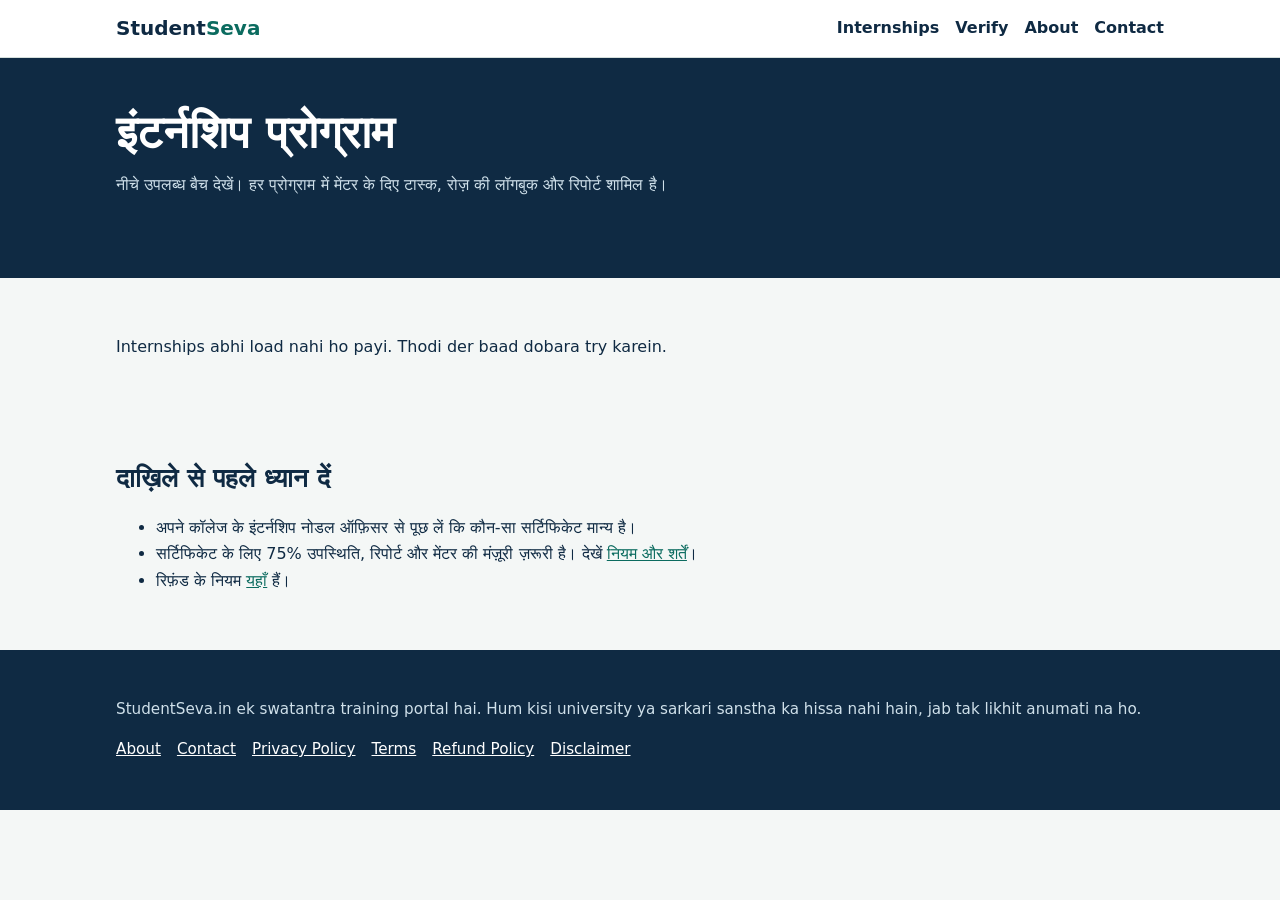
<file: internships.html>
<!DOCTYPE html>
<html lang="hi">
<head>
<meta charset="utf-8">
<meta name="viewport" content="width=device-width, initial-scale=1">
<title>इंटर्नशिप प्रोग्राम | StudentSeva.in</title>
<meta name="description" content="StudentSeva.in के उपलब्ध इंटर्नशिप प्रोग्राम: विषय, अवधि, घंटे, क्रेडिट, बैच की तारीख़ें और फ़ीस।">
<link rel="canonical" href="https://studentseva.in/internships.html">
<meta name="theme-color" content="#0f2a43">
<link rel="stylesheet" href="assets/style.css">
<script src="assets/config.js"></script>
<script src="assets/internships.js" defer></script>
</head>
<body>
<a class="skip" href="#main">Main content par jayein</a>

<header><div class="wrap">
  <a class="logo" href="./">Student<span>Seva</span></a>
  <nav aria-label="Main">
    <a href="internships.html">Internships</a>
    <a href="./#verify">Verify</a>
    <a href="about.html">About</a>
    <a href="contact.html">Contact</a>
  </nav>
</div></header>

<main id="main">
<section class="hero"><div class="wrap">
  <h1>इंटर्नशिप प्रोग्राम</h1>
  <p>नीचे उपलब्ध बैच देखें। हर प्रोग्राम में मेंटर के दिए टास्क, रोज़ की लॉगबुक और रिपोर्ट शामिल है।</p>
</div></section>

<section><div class="wrap">
  <div class="grid" id="list" aria-live="polite">
    <p>लोड हो रहा है…</p>
  </div>
</div></section>

<section><div class="wrap">
  <h2>दाख़िले से पहले ध्यान दें</h2>
  <ul>
    <li>अपने कॉलेज के इंटर्नशिप नोडल ऑफ़िसर से पूछ लें कि कौन-सा सर्टिफिकेट मान्य है।</li>
    <li>सर्टिफिकेट के लिए 75% उपस्थिति, रिपोर्ट और मेंटर की मंज़ूरी ज़रूरी है। देखें <a href="terms.html">नियम और शर्तें</a>।</li>
    <li>रिफ़ंड के नियम <a href="refund-policy.html">यहाँ</a> हैं।</li>
  </ul>
</div></section>
</main>

<footer><div class="wrap">
  <p>StudentSeva.in ek swatantra training portal hai. Hum kisi university ya sarkari sanstha ka hissa nahi hain, jab tak likhit anumati na ho.</p>
  <p><a href="about.html">About</a><a href="contact.html">Contact</a><a href="privacy-policy.html">Privacy Policy</a><a href="terms.html">Terms</a><a href="refund-policy.html">Refund Policy</a><a href="disclaimer.html">Disclaimer</a></p>
</div></footer>
</body>
</html>
</file>
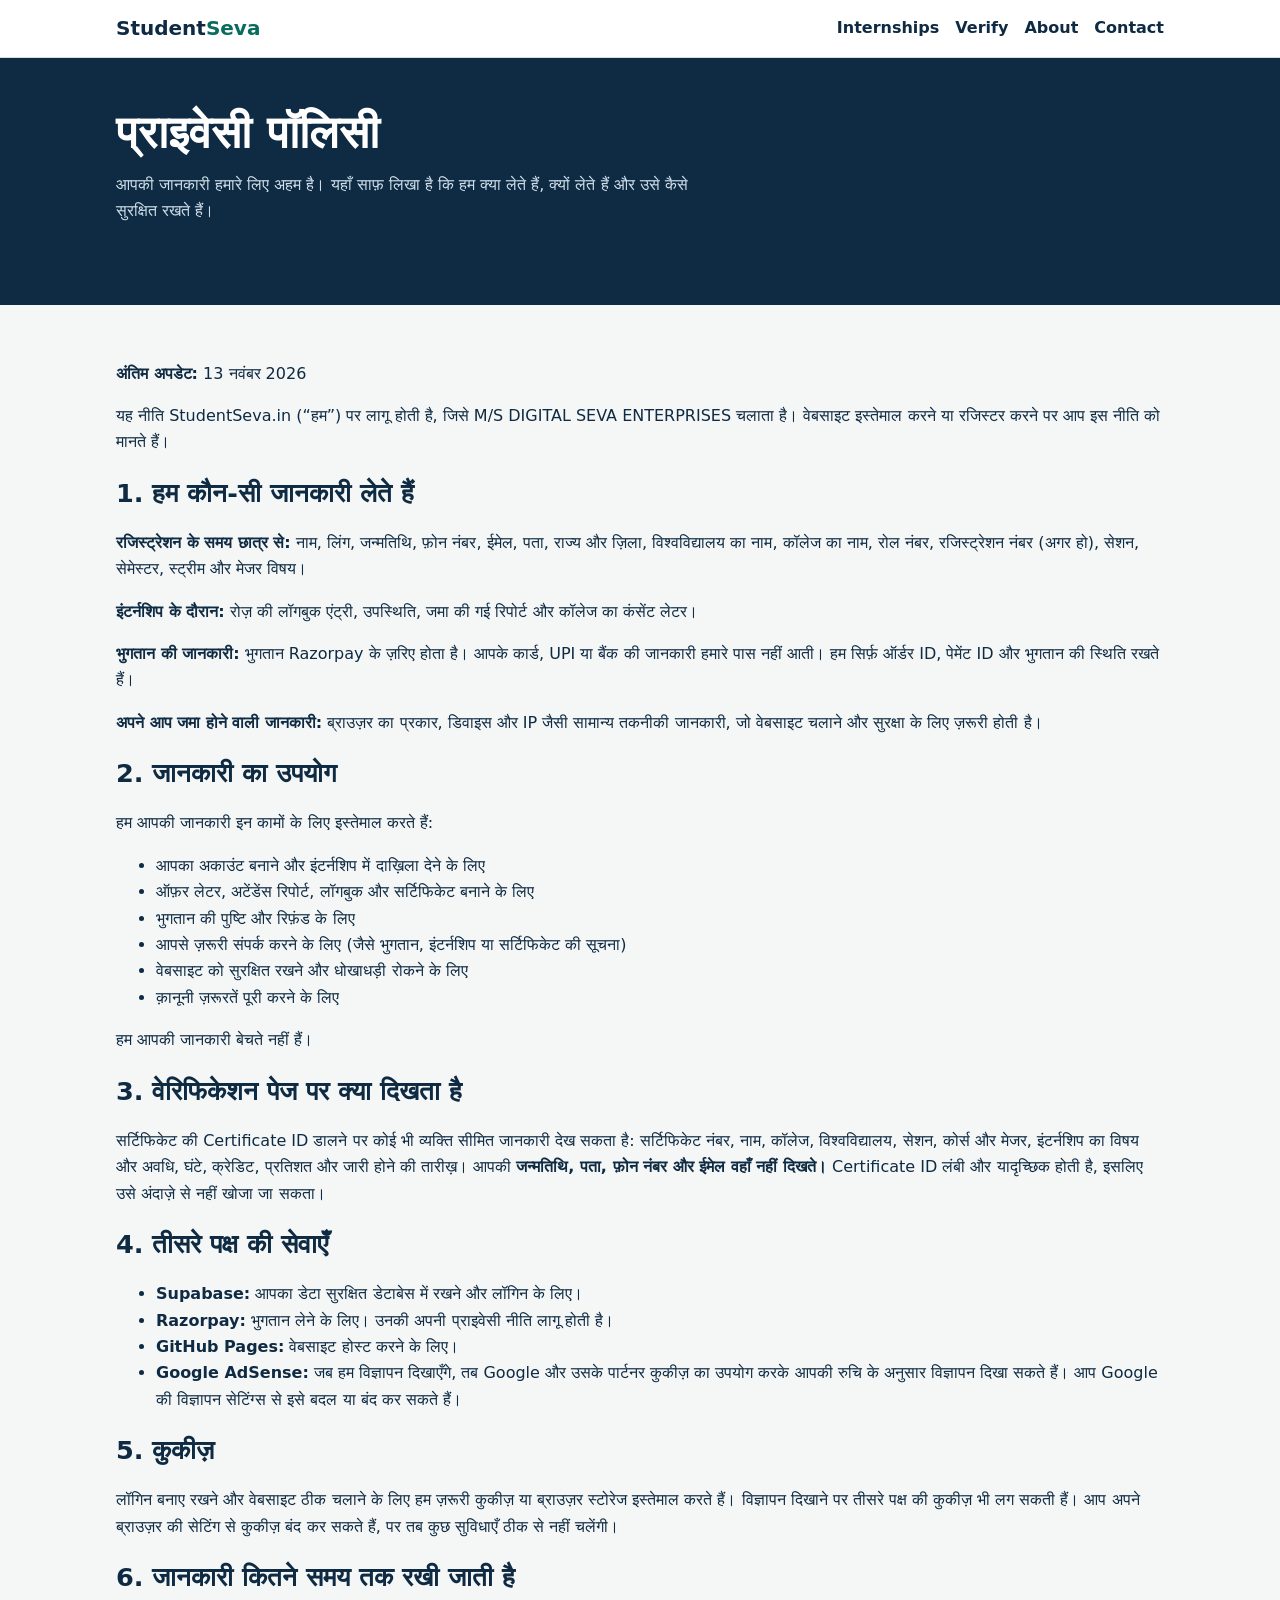
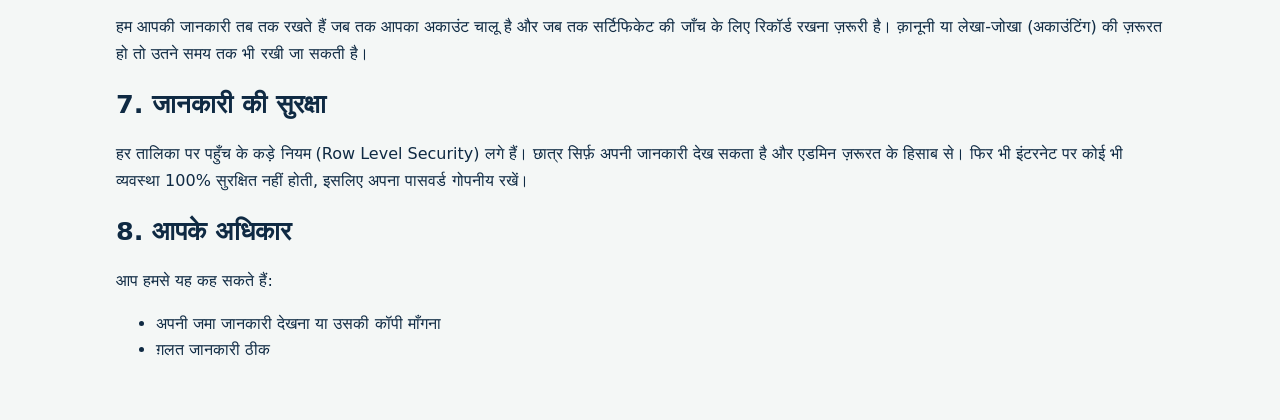
<file: privacy-policy.html>
<!DOCTYPE html>
<html lang="hi">
<head>
<meta charset="utf-8">
<meta name="viewport" content="width=device-width, initial-scale=1">
<title>प्राइवेसी पॉलिसी | StudentSeva.in</title>
<meta name="description" content="StudentSeva.in आपकी कौन-सी जानकारी लेता है, उसका उपयोग कैसे करता है और आपके क्या अधिकार हैं, यह जानें।">
<link rel="canonical" href="https://studentseva.in/privacy-policy.html">
<meta name="theme-color" content="#0f2a43">
<link rel="stylesheet" href="assets/style.css">
</head>
<body>
<a class="skip" href="#main">Main content par jayein</a>

<header><div class="wrap">
  <a class="logo" href="./">Student<span>Seva</span></a>
  <nav aria-label="Main">
    <a href="internships.html">Internships</a>
    <a href="./#verify">Verify</a>
    <a href="about.html">About</a>
    <a href="contact.html">Contact</a>
  </nav>
</div></header>

<main id="main">
<section class="hero"><div class="wrap">
  <h1>प्राइवेसी पॉलिसी</h1>
  <p>आपकी जानकारी हमारे लिए अहम है। यहाँ साफ़ लिखा है कि हम क्या लेते हैं, क्यों लेते हैं और उसे कैसे सुरक्षित रखते हैं।</p>
</div></section>

<section><div class="wrap">
  <p><strong>अंतिम अपडेट:</strong> 13 नवंबर 2026</p>
  <p>यह नीति StudentSeva.in (&ldquo;हम&rdquo;) पर लागू होती है, जिसे M/S DIGITAL SEVA ENTERPRISES चलाता है। वेबसाइट इस्तेमाल करने या रजिस्टर करने पर आप इस नीति को मानते हैं।</p>

  <h2>1. हम कौन-सी जानकारी लेते हैं</h2>
  <p><strong>रजिस्ट्रेशन के समय छात्र से:</strong> नाम, लिंग, जन्मतिथि, फ़ोन नंबर, ईमेल, पता, राज्य और ज़िला, विश्वविद्यालय का नाम, कॉलेज का नाम, रोल नंबर, रजिस्ट्रेशन नंबर (अगर हो), सेशन, सेमेस्टर, स्ट्रीम और मेजर विषय।</p>
  <p><strong>इंटर्नशिप के दौरान:</strong> रोज़ की लॉगबुक एंट्री, उपस्थिति, जमा की गई रिपोर्ट और कॉलेज का कंसेंट लेटर।</p>
  <p><strong>भुगतान की जानकारी:</strong> भुगतान Razorpay के ज़रिए होता है। आपके कार्ड, UPI या बैंक की जानकारी हमारे पास नहीं आती। हम सिर्फ़ ऑर्डर ID, पेमेंट ID और भुगतान की स्थिति रखते हैं।</p>
  <p><strong>अपने आप जमा होने वाली जानकारी:</strong> ब्राउज़र का प्रकार, डिवाइस और IP जैसी सामान्य तकनीकी जानकारी, जो वेबसाइट चलाने और सुरक्षा के लिए ज़रूरी होती है।</p>

  <h2>2. जानकारी का उपयोग</h2>
  <p>हम आपकी जानकारी इन कामों के लिए इस्तेमाल करते हैं:</p>
  <ul>
    <li>आपका अकाउंट बनाने और इंटर्नशिप में दाख़िला देने के लिए</li>
    <li>ऑफ़र लेटर, अटेंडेंस रिपोर्ट, लॉगबुक और सर्टिफिकेट बनाने के लिए</li>
    <li>भुगतान की पुष्टि और रिफ़ंड के लिए</li>
    <li>आपसे ज़रूरी संपर्क करने के लिए (जैसे भुगतान, इंटर्नशिप या सर्टिफिकेट की सूचना)</li>
    <li>वेबसाइट को सुरक्षित रखने और धोखाधड़ी रोकने के लिए</li>
    <li>क़ानूनी ज़रूरतें पूरी करने के लिए</li>
  </ul>
  <p>हम आपकी जानकारी बेचते नहीं हैं।</p>

  <h2>3. वेरिफिकेशन पेज पर क्या दिखता है</h2>
  <p>सर्टिफिकेट की Certificate ID डालने पर कोई भी व्यक्ति सीमित जानकारी देख सकता है: सर्टिफिकेट नंबर, नाम, कॉलेज, विश्वविद्यालय, सेशन, कोर्स और मेजर, इंटर्नशिप का विषय और अवधि, घंटे, क्रेडिट, प्रतिशत और जारी होने की तारीख़। आपकी <strong>जन्मतिथि, पता, फ़ोन नंबर और ईमेल वहाँ नहीं दिखते।</strong> Certificate ID लंबी और यादृच्छिक होती है, इसलिए उसे अंदाज़े से नहीं खोजा जा सकता।</p>

  <h2>4. तीसरे पक्ष की सेवाएँ</h2>
  <ul>
    <li><strong>Supabase:</strong> आपका डेटा सुरक्षित डेटाबेस में रखने और लॉगिन के लिए।</li>
    <li><strong>Razorpay:</strong> भुगतान लेने के लिए। उनकी अपनी प्राइवेसी नीति लागू होती है।</li>
    <li><strong>GitHub Pages:</strong> वेबसाइट होस्ट करने के लिए।</li>
    <li><strong>Google AdSense:</strong> जब हम विज्ञापन दिखाएँगे, तब Google और उसके पार्टनर कुकीज़ का उपयोग करके आपकी रुचि के अनुसार विज्ञापन दिखा सकते हैं। आप Google की विज्ञापन सेटिंग्स से इसे बदल या बंद कर सकते हैं।</li>
  </ul>

  <h2>5. कुकीज़</h2>
  <p>लॉगिन बनाए रखने और वेबसाइट ठीक चलाने के लिए हम ज़रूरी कुकीज़ या ब्राउज़र स्टोरेज इस्तेमाल करते हैं। विज्ञापन दिखाने पर तीसरे पक्ष की कुकीज़ भी लग सकती हैं। आप अपने ब्राउज़र की सेटिंग से कुकीज़ बंद कर सकते हैं, पर तब कुछ सुविधाएँ ठीक से नहीं चलेंगी।</p>

  <h2>6. जानकारी कितने समय तक रखी जाती है</h2>
  <p>हम आपकी जानकारी तब तक रखते हैं जब तक आपका अकाउंट चालू है और जब तक सर्टिफिकेट की जाँच के लिए रिकॉर्ड रखना ज़रूरी है। क़ानूनी या लेखा-जोखा (अकाउंटिंग) की ज़रूरत हो तो उतने समय तक भी रखी जा सकती है।</p>

  <h2>7. जानकारी की सुरक्षा</h2>
  <p>हर तालिका पर पहुँच के कड़े नियम (Row Level Security) लगे हैं। छात्र सिर्फ़ अपनी जानकारी देख सकता है और एडमिन ज़रूरत के हिसाब से। फिर भी इंटरनेट पर कोई भी व्यवस्था 100% सुरक्षित नहीं होती, इसलिए अपना पासवर्ड गोपनीय रखें।</p>

  <h2>8. आपके अधिकार</h2>
  <p>आप हमसे यह कह सकते हैं:</p>
  <ul>
    <li>अपनी जमा जानकारी देखना या उसकी कॉपी माँगना</li>
    <li>ग़लत जानकारी ठीक
</file>
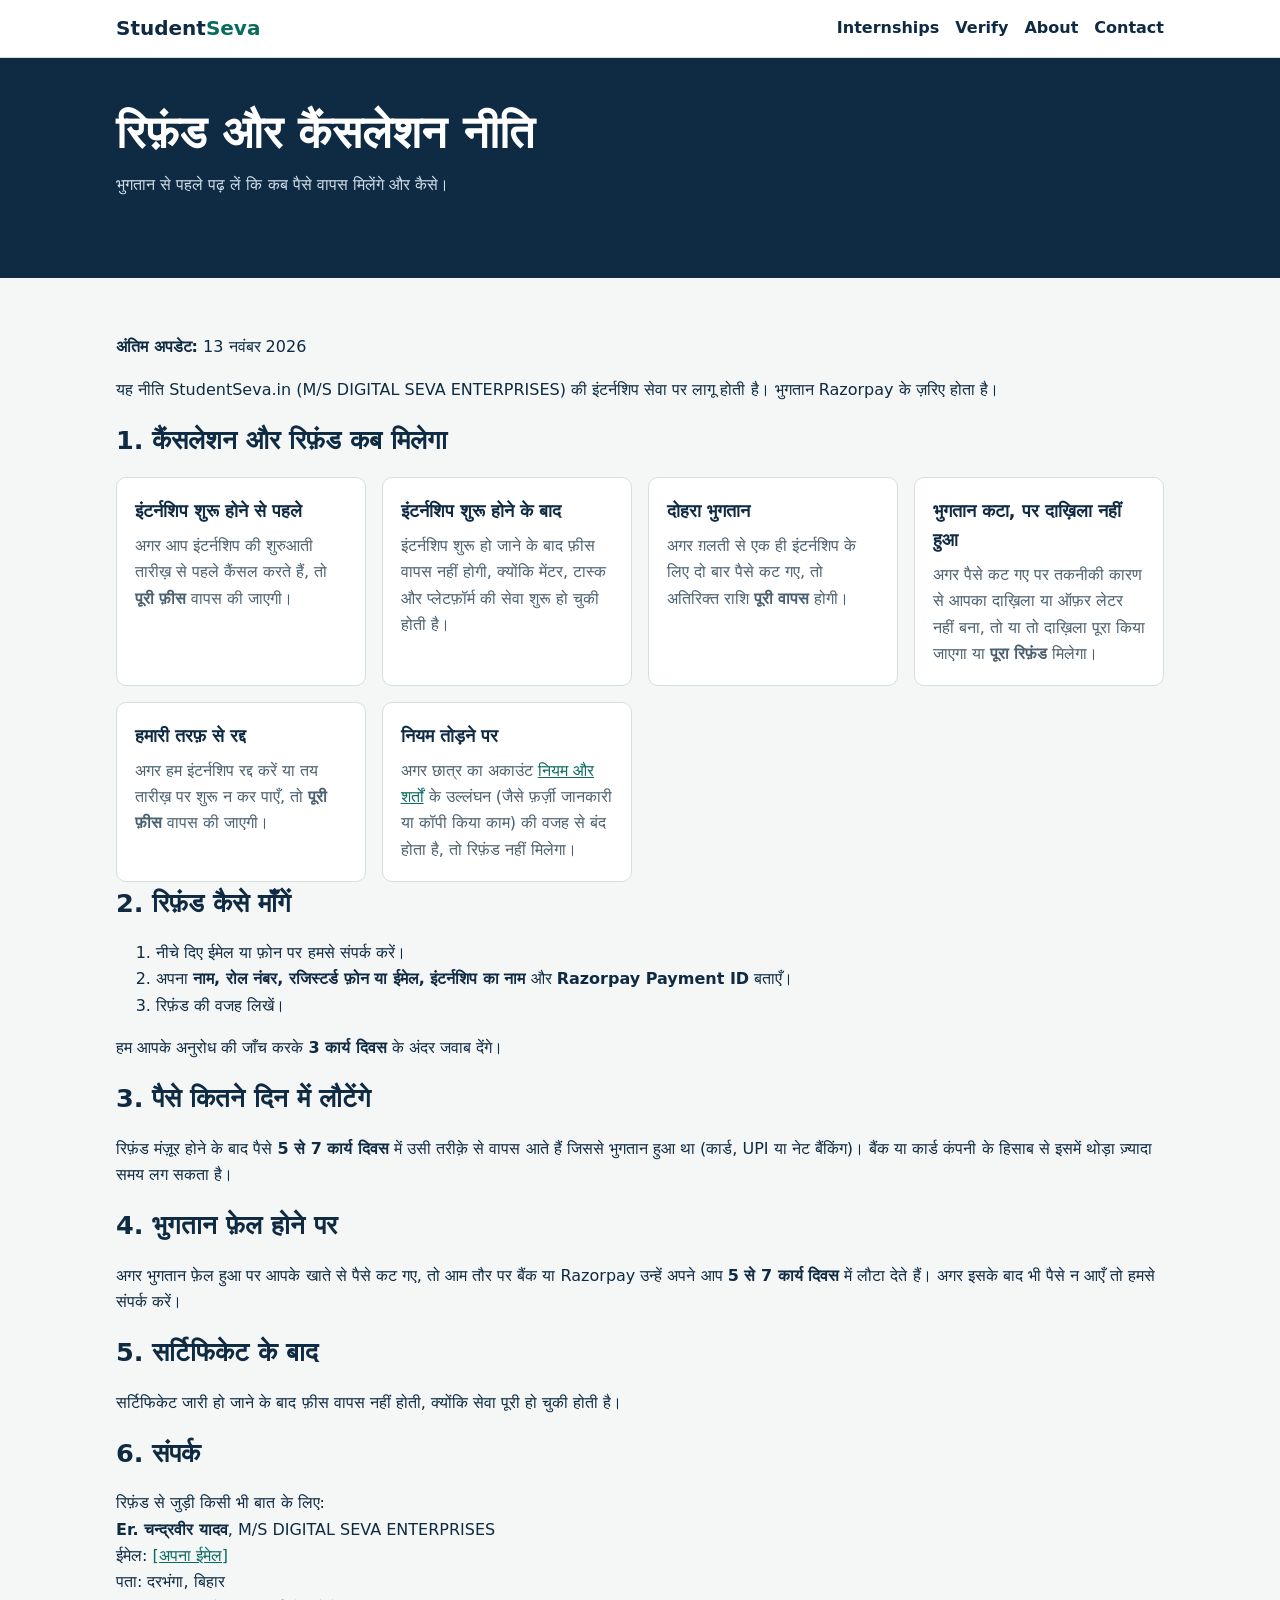
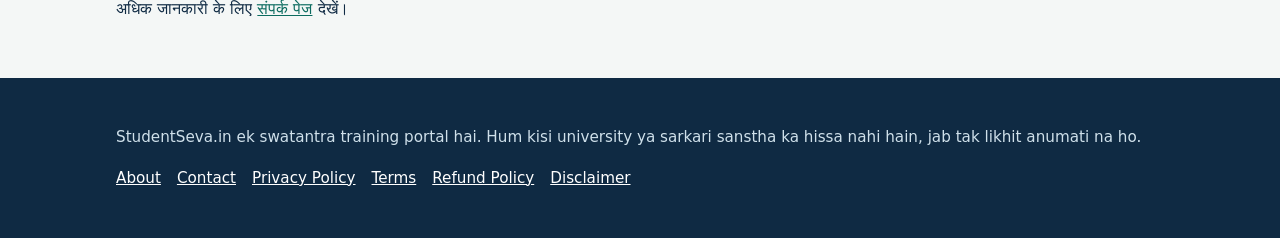
<file: refund-policy.html>
<!DOCTYPE html>
<html lang="hi">
<head>
<meta charset="utf-8">
<meta name="viewport" content="width=device-width, initial-scale=1">
<title>रिफ़ंड और कैंसलेशन नीति | StudentSeva.in</title>
<meta name="description" content="StudentSeva.in की रिफ़ंड और कैंसलेशन नीति: कब पूरा रिफ़ंड मिलेगा, कैसे माँगें और कितने दिन में पैसे वापस आएँगे।">
<link rel="canonical" href="https://studentseva.in/refund-policy.html">
<meta name="theme-color" content="#0f2a43">
<link rel="stylesheet" href="assets/style.css">
</head>
<body>
<a class="skip" href="#main">Main content par jayein</a>

<header><div class="wrap">
  <a class="logo" href="./">Student<span>Seva</span></a>
  <nav aria-label="Main">
    <a href="internships.html">Internships</a>
    <a href="./#verify">Verify</a>
    <a href="about.html">About</a>
    <a href="contact.html">Contact</a>
  </nav>
</div></header>

<main id="main">
<section class="hero"><div class="wrap">
  <h1>रिफ़ंड और कैंसलेशन नीति</h1>
  <p>भुगतान से पहले पढ़ लें कि कब पैसे वापस मिलेंगे और कैसे।</p>
</div></section>

<section><div class="wrap">
  <p><strong>अंतिम अपडेट:</strong> 13 नवंबर 2026</p>
  <p>यह नीति StudentSeva.in (M/S DIGITAL SEVA ENTERPRISES) की इंटर्नशिप सेवा पर लागू होती है। भुगतान Razorpay के ज़रिए होता है।</p>

  <h2>1. कैंसलेशन और रिफ़ंड कब मिलेगा</h2>
  <div class="grid">
    <article class="card"><h3>इंटर्नशिप शुरू होने से पहले</h3><p>अगर आप इंटर्नशिप की शुरुआती तारीख़ से पहले कैंसल करते हैं, तो <strong>पूरी फ़ीस</strong> वापस की जाएगी।</p></article>
    <article class="card"><h3>इंटर्नशिप शुरू होने के बाद</h3><p>इंटर्नशिप शुरू हो जाने के बाद फ़ीस वापस नहीं होगी, क्योंकि मेंटर, टास्क और प्लेटफ़ॉर्म की सेवा शुरू हो चुकी होती है।</p></article>
    <article class="card"><h3>दोहरा भुगतान</h3><p>अगर ग़लती से एक ही इंटर्नशिप के लिए दो बार पैसे कट गए, तो अतिरिक्त राशि <strong>पूरी वापस</strong> होगी।</p></article>
    <article class="card"><h3>भुगतान कटा, पर दाख़िला नहीं हुआ</h3><p>अगर पैसे कट गए पर तकनीकी कारण से आपका दाख़िला या ऑफ़र लेटर नहीं बना, तो या तो दाख़िला पूरा किया जाएगा या <strong>पूरा रिफ़ंड</strong> मिलेगा।</p></article>
    <article class="card"><h3>हमारी तरफ़ से रद्द</h3><p>अगर हम इंटर्नशिप रद्द करें या तय तारीख़ पर शुरू न कर पाएँ, तो <strong>पूरी फ़ीस</strong> वापस की जाएगी।</p></article>
    <article class="card"><h3>नियम तोड़ने पर</h3><p>अगर छात्र का अकाउंट <a href="terms.html">नियम और शर्तों</a> के उल्लंघन (जैसे फ़र्ज़ी जानकारी या कॉपी किया काम) की वजह से बंद होता है, तो रिफ़ंड नहीं मिलेगा।</p></article>
  </div>

  <h2>2. रिफ़ंड कैसे माँगें</h2>
  <ol>
    <li>नीचे दिए ईमेल या फ़ोन पर हमसे संपर्क करें।</li>
    <li>अपना <strong>नाम, रोल नंबर, रजिस्टर्ड फ़ोन या ईमेल, इंटर्नशिप का नाम</strong> और <strong>Razorpay Payment ID</strong> बताएँ।</li>
    <li>रिफ़ंड की वजह लिखें।</li>
  </ol>
  <p>हम आपके अनुरोध की जाँच करके <strong>3 कार्य दिवस</strong> के अंदर जवाब देंगे।</p>

  <h2>3. पैसे कितने दिन में लौटेंगे</h2>
  <p>रिफ़ंड मंज़ूर होने के बाद पैसे <strong>5 से 7 कार्य दिवस</strong> में उसी तरीक़े से वापस आते हैं जिससे भुगतान हुआ था (कार्ड, UPI या नेट बैंकिंग)। बैंक या कार्ड कंपनी के हिसाब से इसमें थोड़ा ज़्यादा समय लग सकता है।</p>

  <h2>4. भुगतान फ़ेल होने पर</h2>
  <p>अगर भुगतान फ़ेल हुआ पर आपके खाते से पैसे कट गए, तो आम तौर पर बैंक या Razorpay उन्हें अपने आप <strong>5 से 7 कार्य दिवस</strong> में लौटा देते हैं। अगर इसके बाद भी पैसे न आएँ तो हमसे संपर्क करें।</p>

  <h2>5. सर्टिफिकेट के बाद</h2>
  <p>सर्टिफिकेट जारी हो जाने के बाद फ़ीस वापस नहीं होती, क्योंकि सेवा पूरी हो चुकी होती है।</p>

  <h2>6. संपर्क</h2>
  <p>रिफ़ंड से जुड़ी किसी भी बात के लिए:<br>
  <strong>Er. चन्द्रवीर यादव</strong>, M/S DIGITAL SEVA ENTERPRISES<br>
  ईमेल: <a href="mailto:[अपना-ईमेल]">[अपना ईमेल]</a><br>
  पता: दरभंगा, बिहार<br>
  अधिक जानकारी के लिए <a href="contact.html">संपर्क पेज</a> देखें।</p>
</div></section>
</main>

<footer><div class="wrap">
  <p>StudentSeva.in ek swatantra training portal hai. Hum kisi university ya sarkari sanstha ka hissa nahi hain, jab tak likhit anumati na ho.</p>
  <p><a href="about.html">About</a><a href="contact.html">Contact</a><a href="privacy-policy.html">Privacy Policy</a><a href="terms.html">Terms</a><a href="refund-policy.html">Refund Policy</a><a href="disclaimer.html">Disclaimer</a></p>
</div></footer>
</body>
</html>
</file>
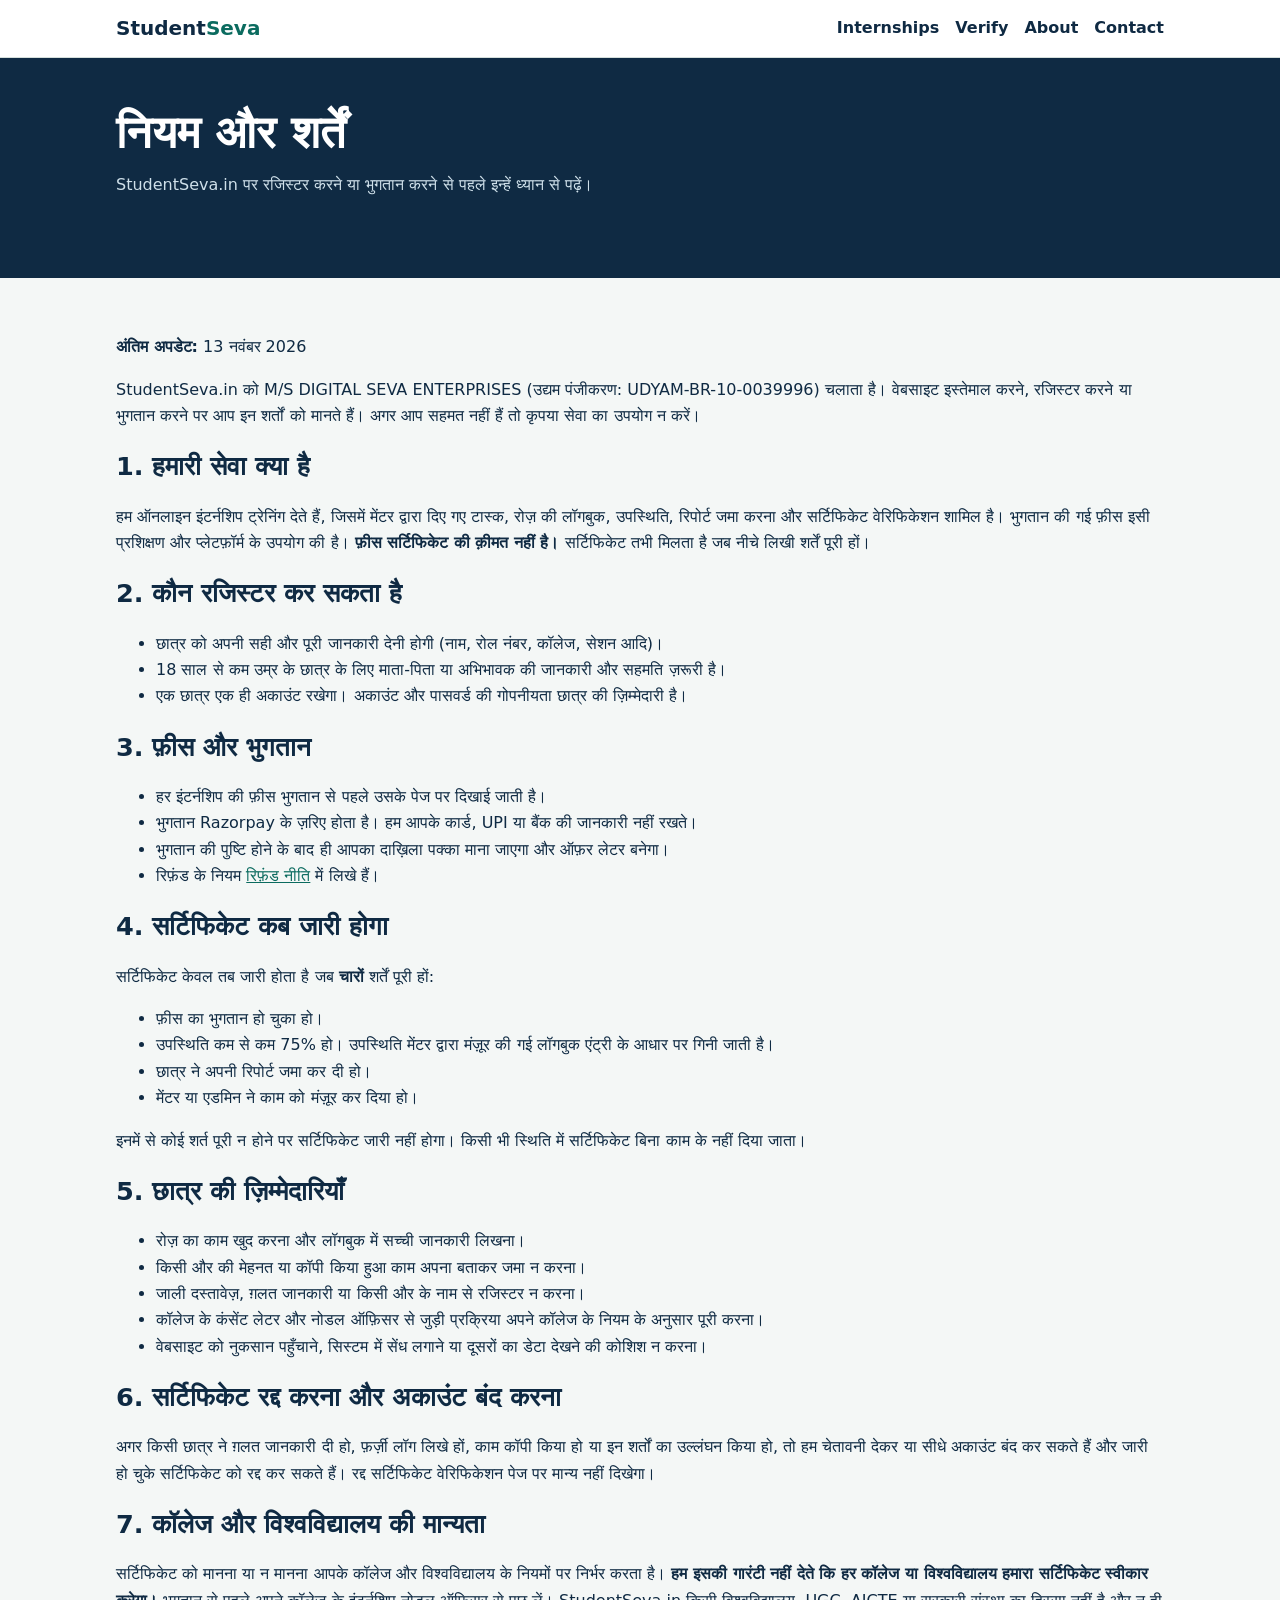
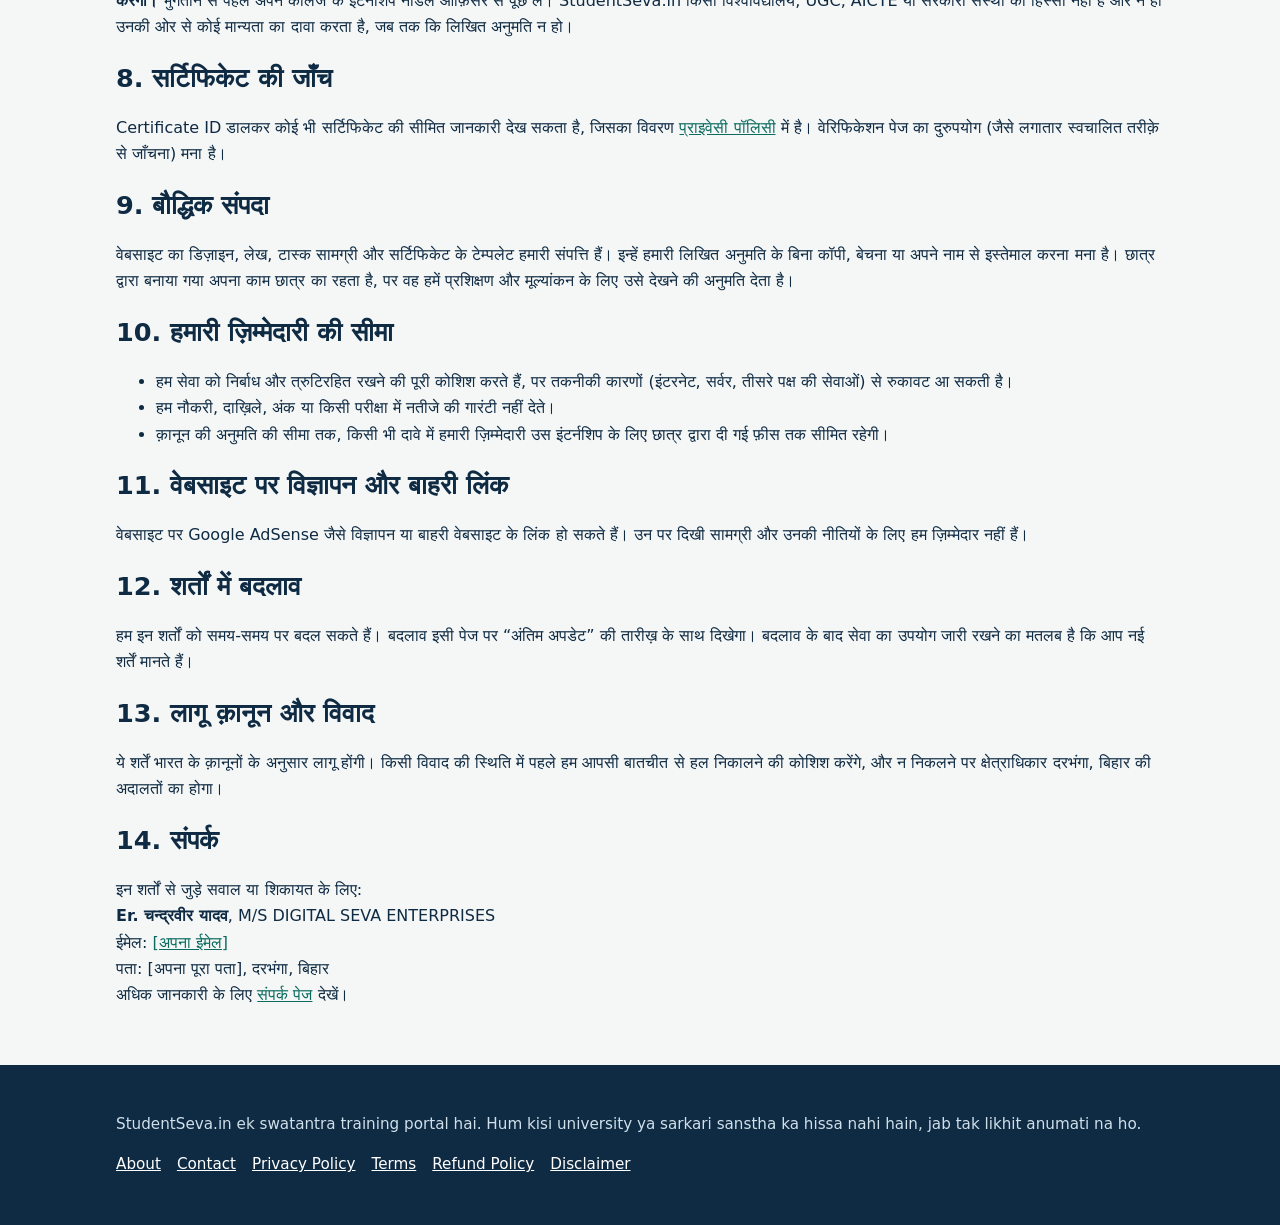
<file: terms.html>
<!DOCTYPE html>
<html lang="hi">
<head>
<meta charset="utf-8">
<meta name="viewport" content="width=device-width, initial-scale=1">
<title>नियम और शर्तें | StudentSeva.in</title>
<meta name="description" content="StudentSeva.in की इंटर्नशिप सेवा के नियम और शर्तें: भुगतान, उपस्थिति, लॉगबुक, सर्टिफिकेट जारी होने की शर्तें और छात्र की ज़िम्मेदारियाँ।">
<link rel="canonical" href="https://studentseva.in/terms.html">
<meta name="theme-color" content="#0f2a43">
<link rel="stylesheet" href="assets/style.css">
</head>
<body>
<a class="skip" href="#main">Main content par jayein</a>

<header><div class="wrap">
  <a class="logo" href="./">Student<span>Seva</span></a>
  <nav aria-label="Main">
    <a href="internships.html">Internships</a>
    <a href="./#verify">Verify</a>
    <a href="about.html">About</a>
    <a href="contact.html">Contact</a>
  </nav>
</div></header>

<main id="main">
<section class="hero"><div class="wrap">
  <h1>नियम और शर्तें</h1>
  <p>StudentSeva.in पर रजिस्टर करने या भुगतान करने से पहले इन्हें ध्यान से पढ़ें।</p>
</div></section>

<section><div class="wrap">
  <p><strong>अंतिम अपडेट:</strong> 13 नवंबर 2026</p>
  <p>StudentSeva.in को M/S DIGITAL SEVA ENTERPRISES (उद्यम पंजीकरण: UDYAM-BR-10-0039996) चलाता है। वेबसाइट इस्तेमाल करने, रजिस्टर करने या भुगतान करने पर आप इन शर्तों को मानते हैं। अगर आप सहमत नहीं हैं तो कृपया सेवा का उपयोग न करें।</p>

  <h2>1. हमारी सेवा क्या है</h2>
  <p>हम ऑनलाइन इंटर्नशिप ट्रेनिंग देते हैं, जिसमें मेंटर द्वारा दिए गए टास्क, रोज़ की लॉगबुक, उपस्थिति, रिपोर्ट जमा करना और सर्टिफिकेट वेरिफिकेशन शामिल है। भुगतान की गई फ़ीस इसी प्रशिक्षण और प्लेटफ़ॉर्म के उपयोग की है। <strong>फ़ीस सर्टिफिकेट की क़ीमत नहीं है।</strong> सर्टिफिकेट तभी मिलता है जब नीचे लिखी शर्तें पूरी हों।</p>

  <h2>2. कौन रजिस्टर कर सकता है</h2>
  <ul>
    <li>छात्र को अपनी सही और पूरी जानकारी देनी होगी (नाम, रोल नंबर, कॉलेज, सेशन आदि)।</li>
    <li>18 साल से कम उम्र के छात्र के लिए माता-पिता या अभिभावक की जानकारी और सहमति ज़रूरी है।</li>
    <li>एक छात्र एक ही अकाउंट रखेगा। अकाउंट और पासवर्ड की गोपनीयता छात्र की ज़िम्मेदारी है।</li>
  </ul>

  <h2>3. फ़ीस और भुगतान</h2>
  <ul>
    <li>हर इंटर्नशिप की फ़ीस भुगतान से पहले उसके पेज पर दिखाई जाती है।</li>
    <li>भुगतान Razorpay के ज़रिए होता है। हम आपके कार्ड, UPI या बैंक की जानकारी नहीं रखते।</li>
    <li>भुगतान की पुष्टि होने के बाद ही आपका दाख़िला पक्का माना जाएगा और ऑफ़र लेटर बनेगा।</li>
    <li>रिफ़ंड के नियम <a href="refund-policy.html">रिफ़ंड नीति</a> में लिखे हैं।</li>
  </ul>

  <h2>4. सर्टिफिकेट कब जारी होगा</h2>
  <p>सर्टिफिकेट केवल तब जारी होता है जब <strong>चारों</strong> शर्तें पूरी हों:</p>
  <ul>
    <li>फ़ीस का भुगतान हो चुका हो।</li>
    <li>उपस्थिति कम से कम 75% हो। उपस्थिति मेंटर द्वारा मंज़ूर की गई लॉगबुक एंट्री के आधार पर गिनी जाती है।</li>
    <li>छात्र ने अपनी रिपोर्ट जमा कर दी हो।</li>
    <li>मेंटर या एडमिन ने काम को मंज़ूर कर दिया हो।</li>
  </ul>
  <p>इनमें से कोई शर्त पूरी न होने पर सर्टिफिकेट जारी नहीं होगा। किसी भी स्थिति में सर्टिफिकेट बिना काम के नहीं दिया जाता।</p>

  <h2>5. छात्र की ज़िम्मेदारियाँ</h2>
  <ul>
    <li>रोज़ का काम खुद करना और लॉगबुक में सच्ची जानकारी लिखना।</li>
    <li>किसी और की मेहनत या कॉपी किया हुआ काम अपना बताकर जमा न करना।</li>
    <li>जाली दस्तावेज़, ग़लत जानकारी या किसी और के नाम से रजिस्टर न करना।</li>
    <li>कॉलेज के कंसेंट लेटर और नोडल ऑफ़िसर से जुड़ी प्रक्रिया अपने कॉलेज के नियम के अनुसार पूरी करना।</li>
    <li>वेबसाइट को नुकसान पहुँचाने, सिस्टम में सेंध लगाने या दूसरों का डेटा देखने की कोशिश न करना।</li>
  </ul>

  <h2>6. सर्टिफिकेट रद्द करना और अकाउंट बंद करना</h2>
  <p>अगर किसी छात्र ने ग़लत जानकारी दी हो, फ़र्ज़ी लॉग लिखे हों, काम कॉपी किया हो या इन शर्तों का उल्लंघन किया हो, तो हम चेतावनी देकर या सीधे अकाउंट बंद कर सकते हैं और जारी हो चुके सर्टिफिकेट को रद्द कर सकते हैं। रद्द सर्टिफिकेट वेरिफिकेशन पेज पर मान्य नहीं दिखेगा।</p>

  <h2>7. कॉलेज और विश्वविद्यालय की मान्यता</h2>
  <p>सर्टिफिकेट को मानना या न मानना आपके कॉलेज और विश्वविद्यालय के नियमों पर निर्भर करता है। <strong>हम इसकी गारंटी नहीं देते कि हर कॉलेज या विश्वविद्यालय हमारा सर्टिफिकेट स्वीकार करेगा।</strong> भुगतान से पहले अपने कॉलेज के इंटर्नशिप नोडल ऑफ़िसर से पूछ लें। StudentSeva.in किसी विश्वविद्यालय, UGC, AICTE या सरकारी संस्था का हिस्सा नहीं है और न ही उनकी ओर से कोई मान्यता का दावा करता है, जब तक कि लिखित अनुमति न हो।</p>

  <h2>8. सर्टिफिकेट की जाँच</h2>
  <p>Certificate ID डालकर कोई भी सर्टिफिकेट की सीमित जानकारी देख सकता है, जिसका विवरण <a href="privacy-policy.html">प्राइवेसी पॉलिसी</a> में है। वेरिफिकेशन पेज का दुरुपयोग (जैसे लगातार स्वचालित तरीक़े से जाँचना) मना है।</p>

  <h2>9. बौद्धिक संपदा</h2>
  <p>वेबसाइट का डिज़ाइन, लेख, टास्क सामग्री और सर्टिफिकेट के टेम्पलेट हमारी संपत्ति हैं। इन्हें हमारी लिखित अनुमति के बिना कॉपी, बेचना या अपने नाम से इस्तेमाल करना मना है। छात्र द्वारा बनाया गया अपना काम छात्र का रहता है, पर वह हमें प्रशिक्षण और मूल्यांकन के लिए उसे देखने की अनुमति देता है।</p>

  <h2>10. हमारी ज़िम्मेदारी की सीमा</h2>
  <ul>
    <li>हम सेवा को निर्बाध और त्रुटिरहित रखने की पूरी कोशिश करते हैं, पर तकनीकी कारणों (इंटरनेट, सर्वर, तीसरे पक्ष की सेवाओं) से रुकावट आ सकती है।</li>
    <li>हम नौकरी, दाख़िले, अंक या किसी परीक्षा में नतीजे की गारंटी नहीं देते।</li>
    <li>क़ानून की अनुमति की सीमा तक, किसी भी दावे में हमारी ज़िम्मेदारी उस इंटर्नशिप के लिए छात्र द्वारा दी गई फ़ीस तक सीमित रहेगी।</li>
  </ul>

  <h2>11. वेबसाइट पर विज्ञापन और बाहरी लिंक</h2>
  <p>वेबसाइट पर Google AdSense जैसे विज्ञापन या बाहरी वेबसाइट के लिंक हो सकते हैं। उन पर दिखी सामग्री और उनकी नीतियों के लिए हम ज़िम्मेदार नहीं हैं।</p>

  <h2>12. शर्तों में बदलाव</h2>
  <p>हम इन शर्तों को समय-समय पर बदल सकते हैं। बदलाव इसी पेज पर &ldquo;अंतिम अपडेट&rdquo; की तारीख़ के साथ दिखेगा। बदलाव के बाद सेवा का उपयोग जारी रखने का मतलब है कि आप नई शर्तें मानते हैं।</p>

  <h2>13. लागू क़ानून और विवाद</h2>
  <p>ये शर्तें भारत के क़ानूनों के अनुसार लागू होंगी। किसी विवाद की स्थिति में पहले हम आपसी बातचीत से हल निकालने की कोशिश करेंगे, और न निकलने पर क्षेत्राधिकार दरभंगा, बिहार की अदालतों का होगा।</p>

  <h2>14. संपर्क</h2>
  <p>इन शर्तों से जुड़े सवाल या शिकायत के लिए:<br>
  <strong>Er. चन्द्रवीर यादव</strong>, M/S DIGITAL SEVA ENTERPRISES<br>
  ईमेल: <a href="mailto:[अपना-ईमेल]">[अपना ईमेल]</a><br>
  पता: [अपना पूरा पता], दरभंगा, बिहार<br>
  अधिक जानकारी के लिए <a href="contact.html">संपर्क पेज</a> देखें।</p>
</div></section>
</main>

<footer><div class="wrap">
  <p>StudentSeva.in ek swatantra training portal hai. Hum kisi university ya sarkari sanstha ka hissa nahi hain, jab tak likhit anumati na ho.</p>
  <p><a href="about.html">About</a><a href="contact.html">Contact</a><a href="privacy-policy.html">Privacy Policy</a><a href="terms.html">Terms</a><a href="refund-policy.html">Refund Policy</a><a href="disclaimer.html">Disclaimer</a></p>
</div></footer>
</body>
</html>
</file>
<file: assets/style.css>
:root{--ink:#0f2a43;--brand:#0b6b5f;--brand-d:#08514a;--saffron:#e8890c;--paper:#f4f7f6;--card:#fff;--line:#d5dfdc;--muted:#4b6070;--r:10px;--max:1080px}
*{box-sizing:border-box}
html{scroll-behavior:smooth}
body{margin:0;font:16px/1.65 system-ui,-apple-system,"Segoe UI",Roboto,"Noto Sans Devanagari",sans-serif;color:var(--ink);background:var(--paper)}
img{max-width:100%;height:auto}
a{color:var(--brand)}
:focus-visible{outline:3px solid var(--saffron);outline-offset:2px}
.wrap{max-width:var(--max);margin:0 auto;padding:0 1rem}
.skip{position:absolute;left:-999px}.skip:focus{left:1rem;top:1rem;background:#fff;padding:.5rem;z-index:9}
header{background:var(--card);border-bottom:1px solid var(--line)}
header .wrap{display:flex;flex-wrap:wrap;align-items:center;justify-content:space-between;gap:.5rem;padding-block:.75rem}
.logo{font-weight:800;font-size:1.25rem;color:var(--ink);text-decoration:none}.logo span{color:var(--brand)}
nav{display:flex;flex-wrap:wrap;gap:1rem}nav a{color:var(--ink);text-decoration:none;font-weight:600}nav a:hover{color:var(--brand)}
.hero{background:var(--ink);color:#fff;padding:3rem 0 3.5rem}
.hero h1{font-size:clamp(1.7rem,4.5vw,2.8rem);line-height:1.2;margin:0 0 .75rem;max-width:20ch}
.hero p{max-width:60ch;color:#cfe0ea;margin:0 0 1.5rem}
.verify{background:#fff;color:var(--ink);border-radius:var(--r);padding:1rem;border-left:6px solid var(--saffron);max-width:680px}
.verify label{font-weight:700;display:block;margin-bottom:.4rem}
.row{display:flex;gap:.5rem;flex-wrap:wrap}
.row input{flex:1 1 260px;padding:.8rem;border:2px solid var(--line);border-radius:8px;font:inherit;font-family:ui-monospace,Consolas,monospace}
.btn{padding:.8rem 1.4rem;border:0;border-radius:8px;background:var(--brand);color:#fff;font:inherit;font-weight:700;cursor:pointer}
.btn:hover{background:var(--brand-d)}.btn:disabled{opacity:.6;cursor:wait}
.result{margin-top:.9rem;padding:.9rem;border-radius:8px}.result p{margin:.2rem 0}
.result.ok{background:#e6f5ef;border:1px solid #8fd1b8}.result.bad{background:#fdecec;border:1px solid #f1a9a9}
section{padding:2.5rem 0}
h2{font-size:1.6rem;margin:0 0 1rem}
.grid{display:grid;gap:1rem;grid-template-columns:repeat(auto-fit,minmax(230px,1fr))}
.card{background:var(--card);border:1px solid var(--line);border-radius:var(--r);padding:1.1rem}
.card h3{margin:.1rem 0 .4rem;font-size:1.1rem}.card p{margin:0;color:var(--muted)}
.steps{counter-reset:s;list-style:none;padding:0;display:grid;gap:.8rem}
.steps li{counter-increment:s;background:var(--card);border:1px solid var(--line);border-radius:var(--r);padding:.9rem 1rem .9rem 3.2rem;position:relative}
.steps li::before{content:counter(s);position:absolute;left:1rem;top:.8rem;width:1.6rem;height:1.6rem;border-radius:50%;background:var(--brand);color:#fff;text-align:center;font-weight:700;line-height:1.6rem}
.ad-slot{min-height:100px;margin:1.5rem auto;max-width:var(--max);display:flex;align-items:center;justify-content:center;color:#7a8c97;border:1px dashed var(--line);font-size:.85rem}
footer{background:var(--ink);color:#cfe0ea;padding:2rem 0;font-size:.95rem}
footer a{color:#fff;margin-right:1rem;display:inline-block}
@media (prefers-reduced-motion:reduce){html{scroll-behavior:auto}}
</file>
